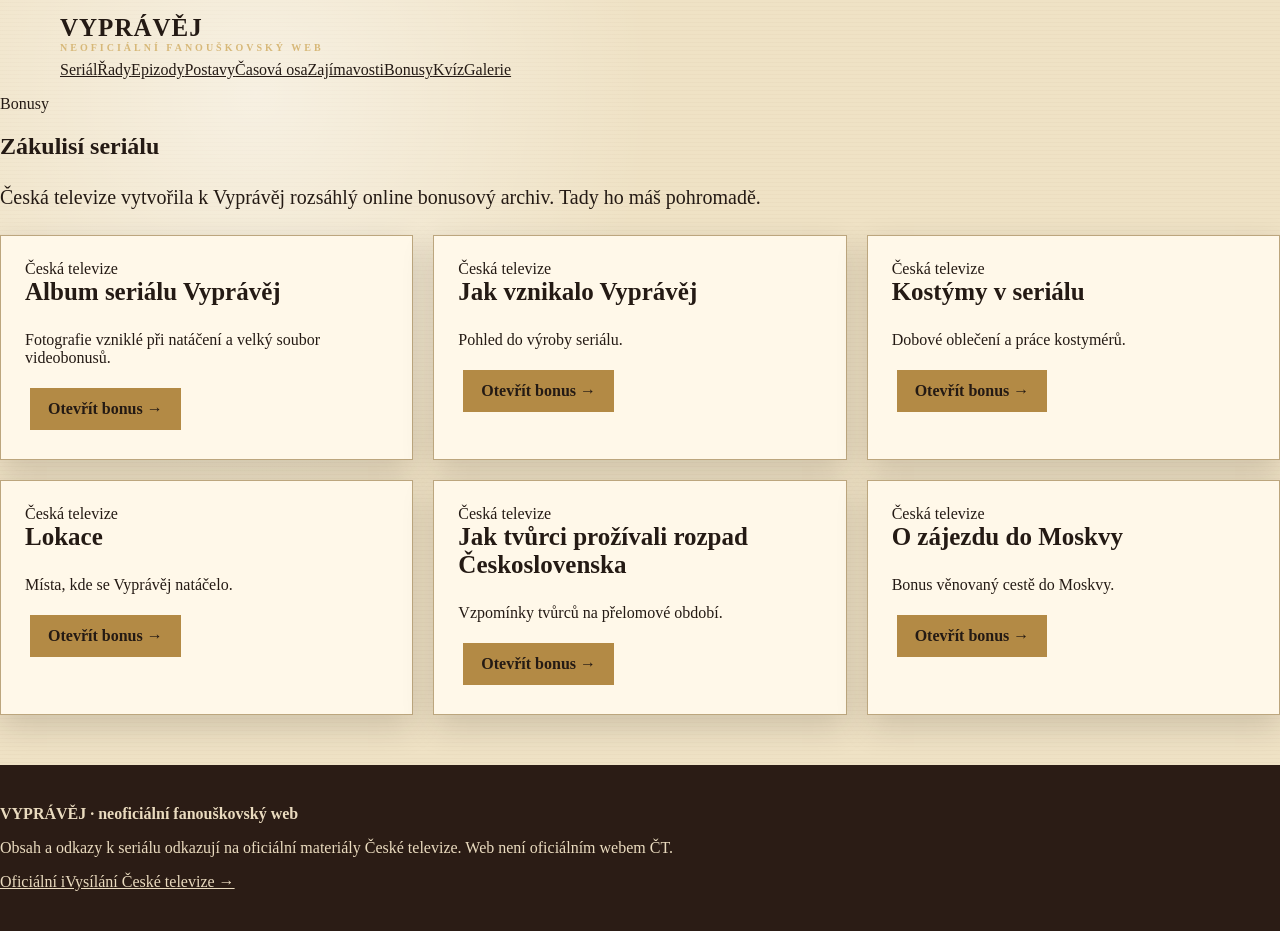
<file: bonusy.html>
<!doctype html><html lang="cs"><head><meta charset="utf-8"><meta name="viewport" content="width=device-width,initial-scale=1"><title>Bonusy · Vyprávěj</title><link rel="stylesheet" href="css/style.css"></head><body><nav class="nav"><div class="navin"><a class="brand" href="index.html">VYPRÁVĚJ<small>NEOFICIÁLNÍ FANOUŠKOVSKÝ WEB</small></a><a href="serial.html">Seriál</a><a href="rady.html">Řady</a><a href="epizody.html">Epizody</a><a href="postavy.html">Postavy</a><a href="timeline.html">Časová osa</a><a href="zajimavosti.html">Zajímavosti</a><a href="bonusy.html">Bonusy</a><a href="kviz.html">Kvíz</a><a href="galerie.html">Galerie</a></div></nav><main><section class="wrap"><span class="sectiontag">Bonusy</span><h1 class="title">Zákulisí seriálu</h1><p class="lead">Česká televize vytvořila k Vyprávěj rozsáhlý online bonusový archiv. Tady ho máš pohromadě.</p><div class="grid"><article class="card"><div class="body"><span class="pill">Česká televize</span><h3>Album seriálu Vyprávěj</h3><p>Fotografie vzniklé při natáčení a velký soubor videobonusů.</p><a class="btn" target="_blank" rel="noopener" href="https://www.ceskatelevize.cz/porady/10195164142-vypravej/bonus/12013/">Otevřít bonus →</a></div></article><article class="card"><div class="body"><span class="pill">Česká televize</span><h3>Jak vznikalo Vyprávěj</h3><p>Pohled do výroby seriálu.</p><a class="btn" target="_blank" rel="noopener" href="https://www.ceskatelevize.cz/porady/10195164142-vypravej/bonus/11564/">Otevřít bonus →</a></div></article><article class="card"><div class="body"><span class="pill">Česká televize</span><h3>Kostýmy v seriálu</h3><p>Dobové oblečení a práce kostymérů.</p><a class="btn" target="_blank" rel="noopener" href="https://www.ceskatelevize.cz/porady/10195164142-vypravej/bonus/12013/">Otevřít bonus →</a></div></article><article class="card"><div class="body"><span class="pill">Česká televize</span><h3>Lokace</h3><p>Místa, kde se Vyprávěj natáčelo.</p><a class="btn" target="_blank" rel="noopener" href="https://www.ceskatelevize.cz/porady/10195164142-vypravej/bonus/5629/">Otevřít bonus →</a></div></article><article class="card"><div class="body"><span class="pill">Česká televize</span><h3>Jak tvůrci prožívali rozpad Československa</h3><p>Vzpomínky tvůrců na přelomové období.</p><a class="btn" target="_blank" rel="noopener" href="https://www.ceskatelevize.cz/porady/10195164142-vypravej/bonus/8596/">Otevřít bonus →</a></div></article><article class="card"><div class="body"><span class="pill">Česká televize</span><h3>O zájezdu do Moskvy</h3><p>Bonus věnovaný cestě do Moskvy.</p><a class="btn" target="_blank" rel="noopener" href="https://www.ceskatelevize.cz/porady/10195164142-vypravej/bonus/4714/">Otevřít bonus →</a></div></article></div></section></main><footer><b>VYPRÁVĚJ · neoficiální fanouškovský web</b><p>Obsah a odkazy k seriálu odkazují na oficiální materiály České televize. Web není oficiálním webem ČT.</p><a href="https://www.ceskatelevize.cz/porady/10195164142-vypravej/">Oficiální iVysílání České televize →</a></footer><script src="js/main.js"></script></body></html>
</file>
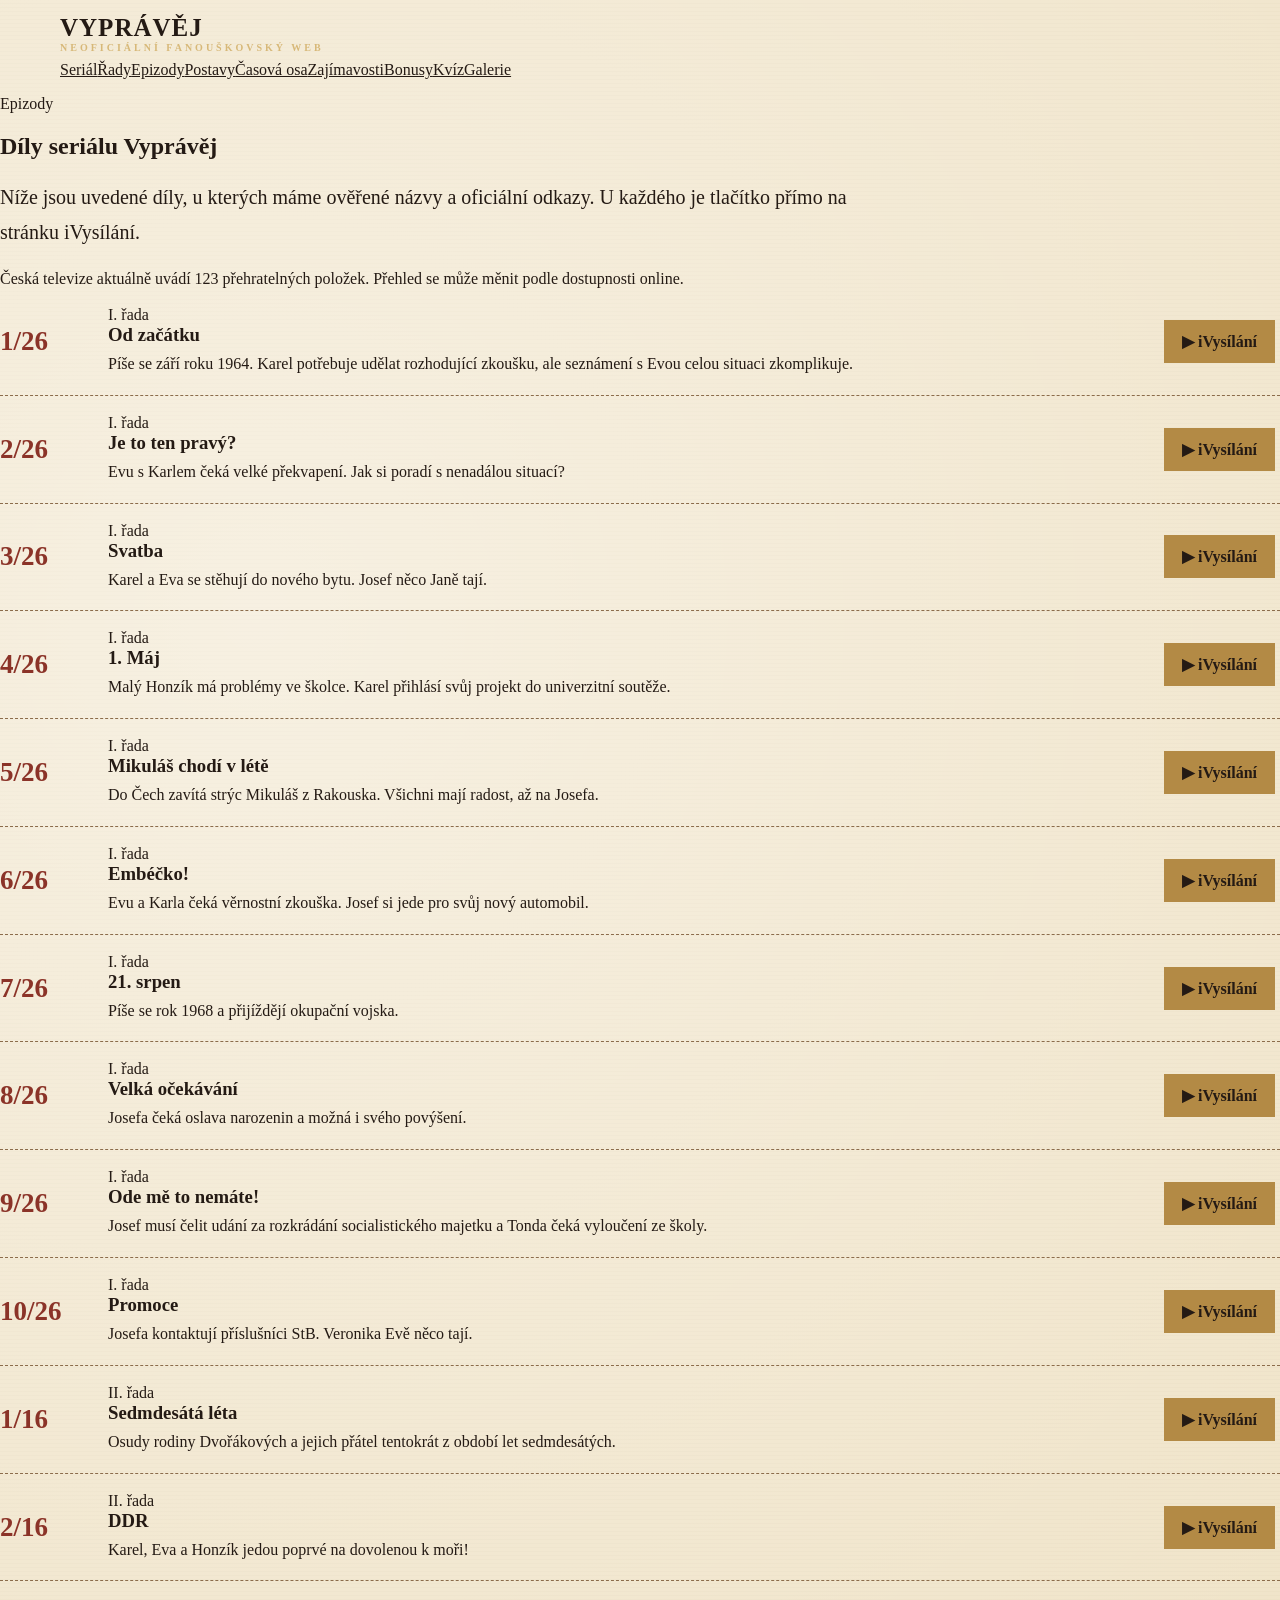
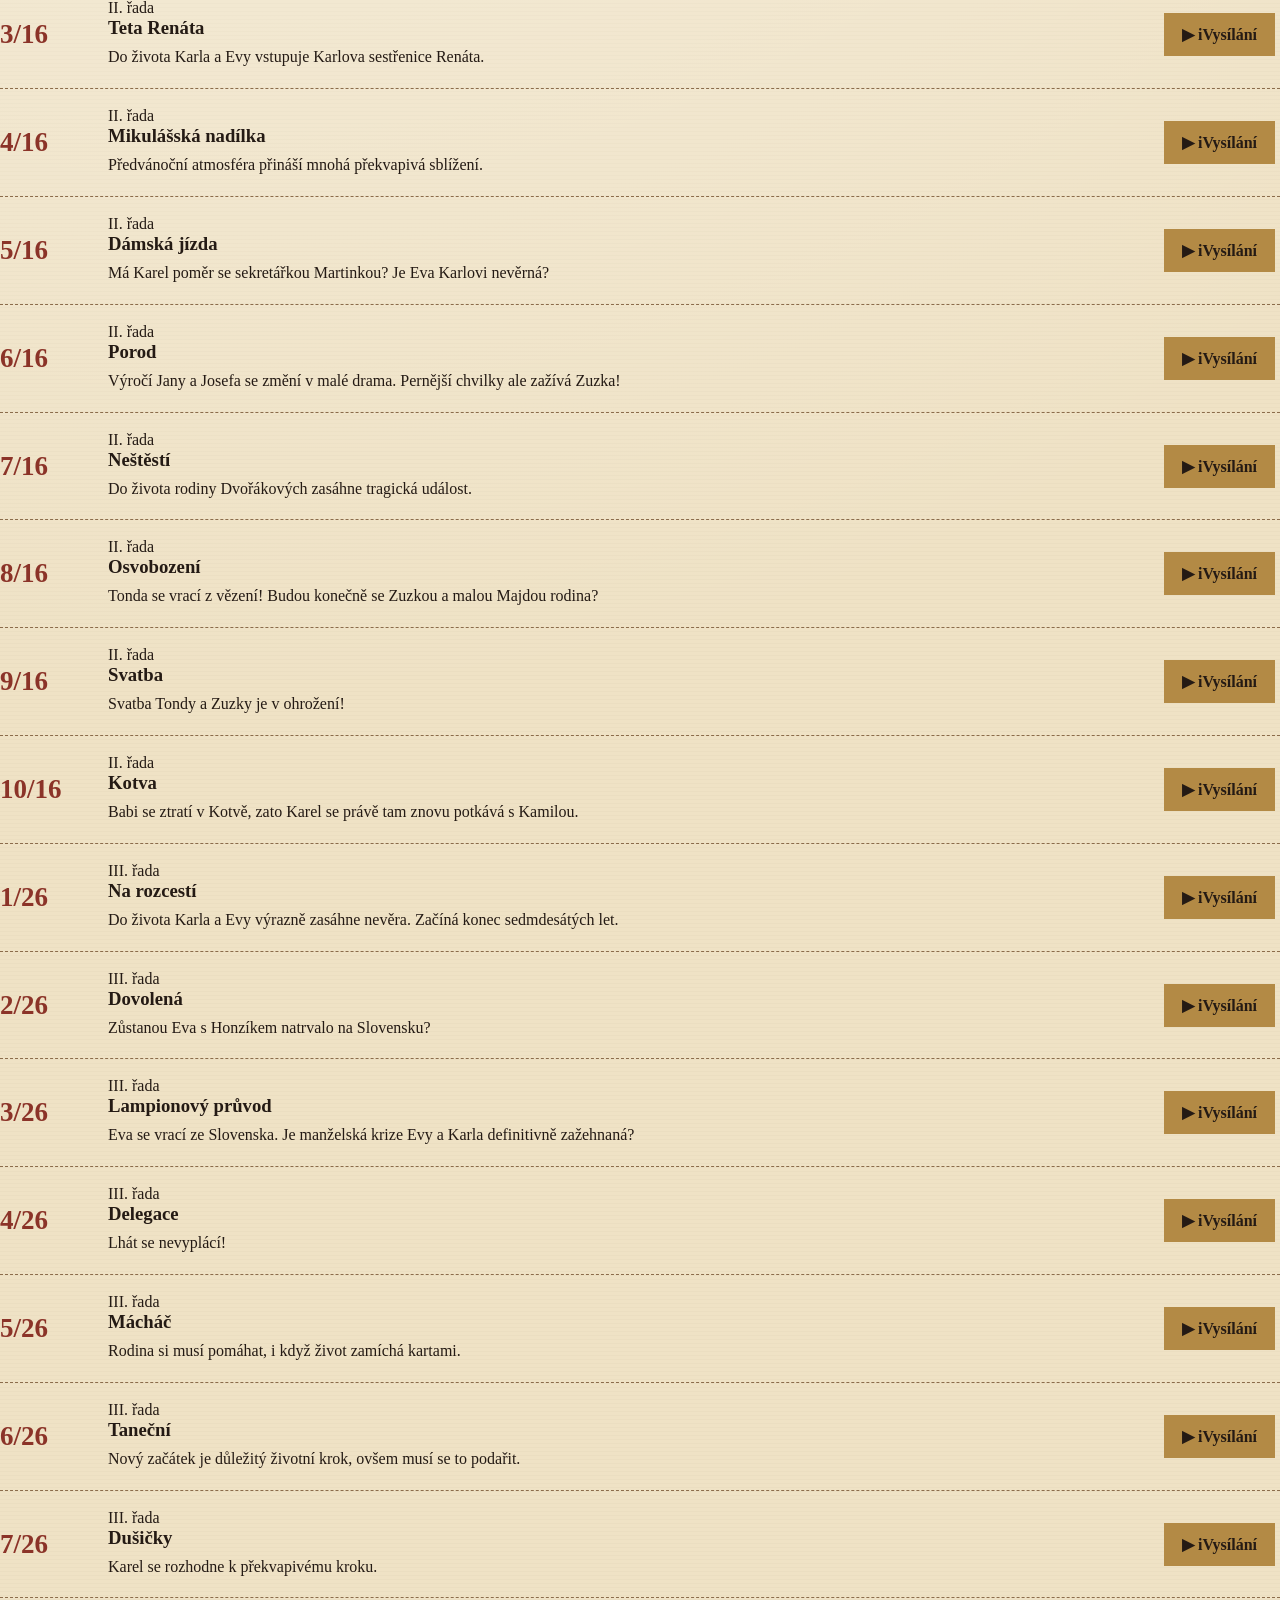
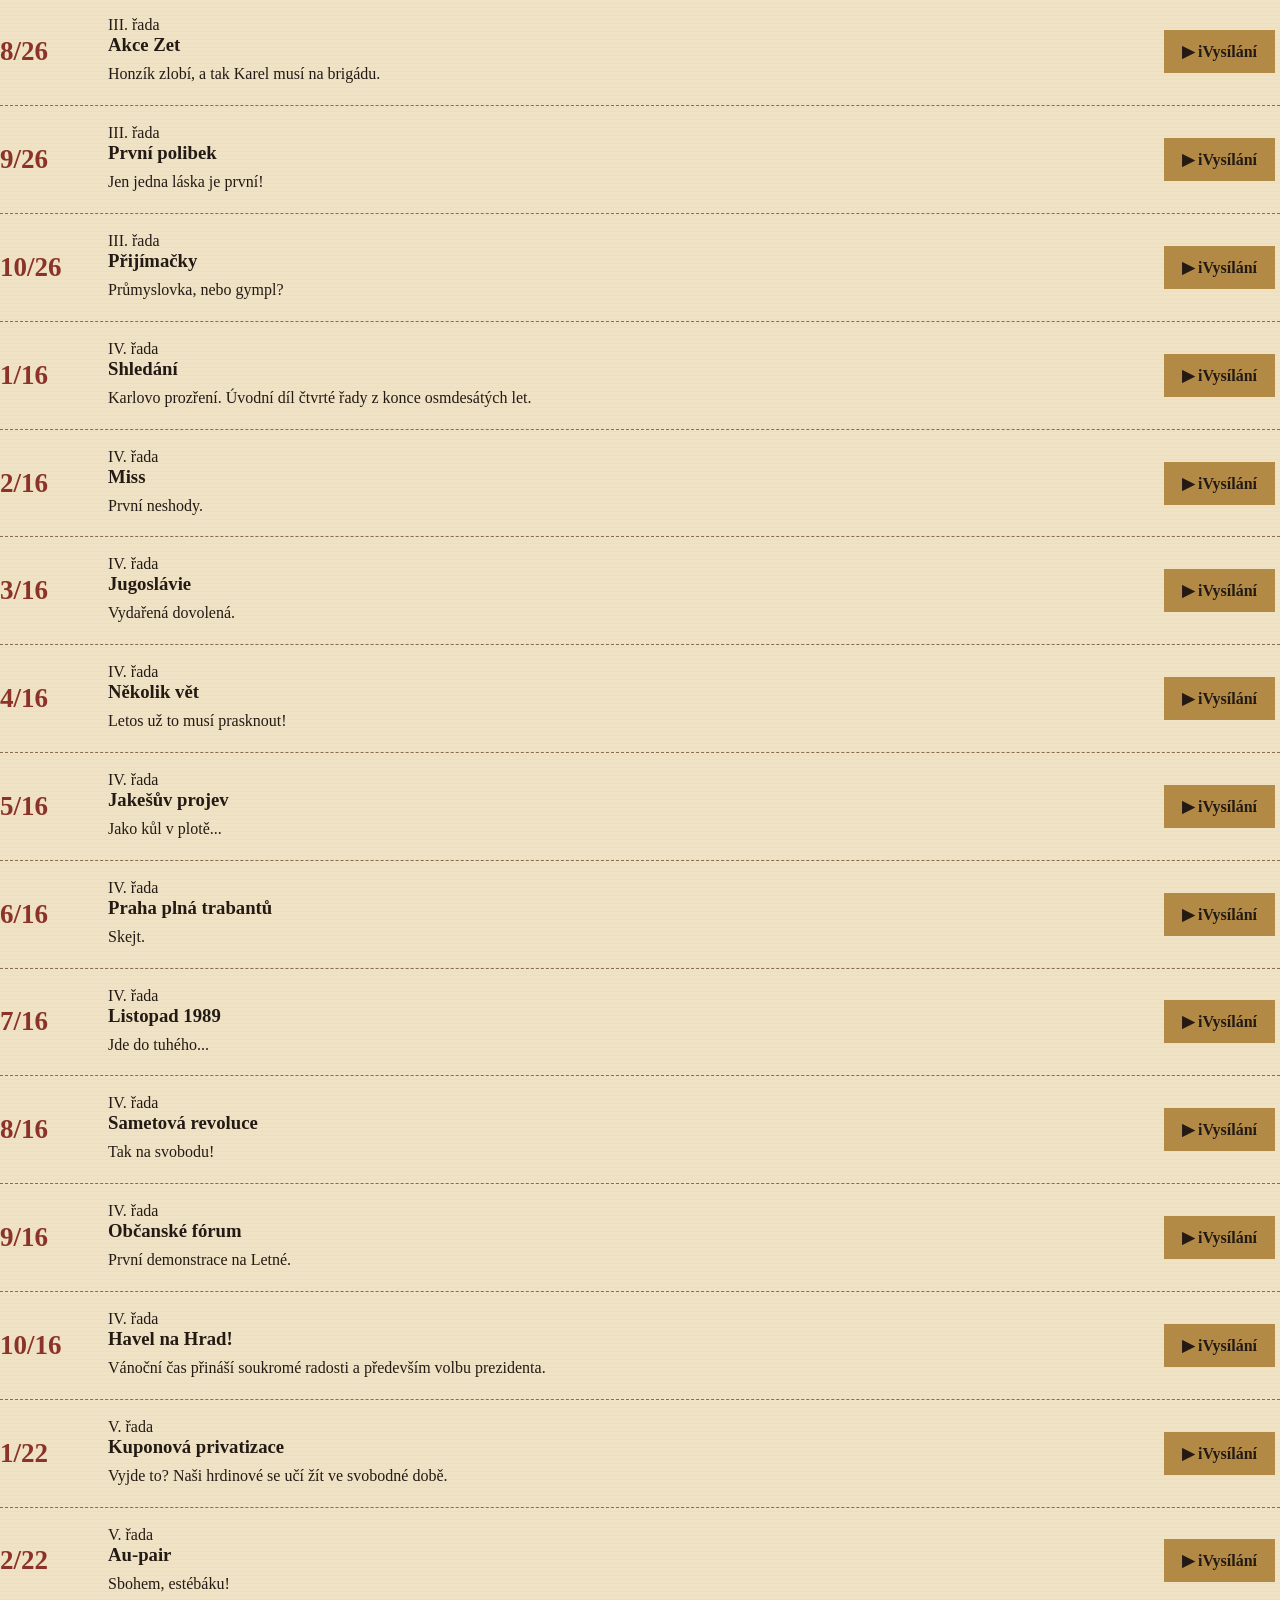
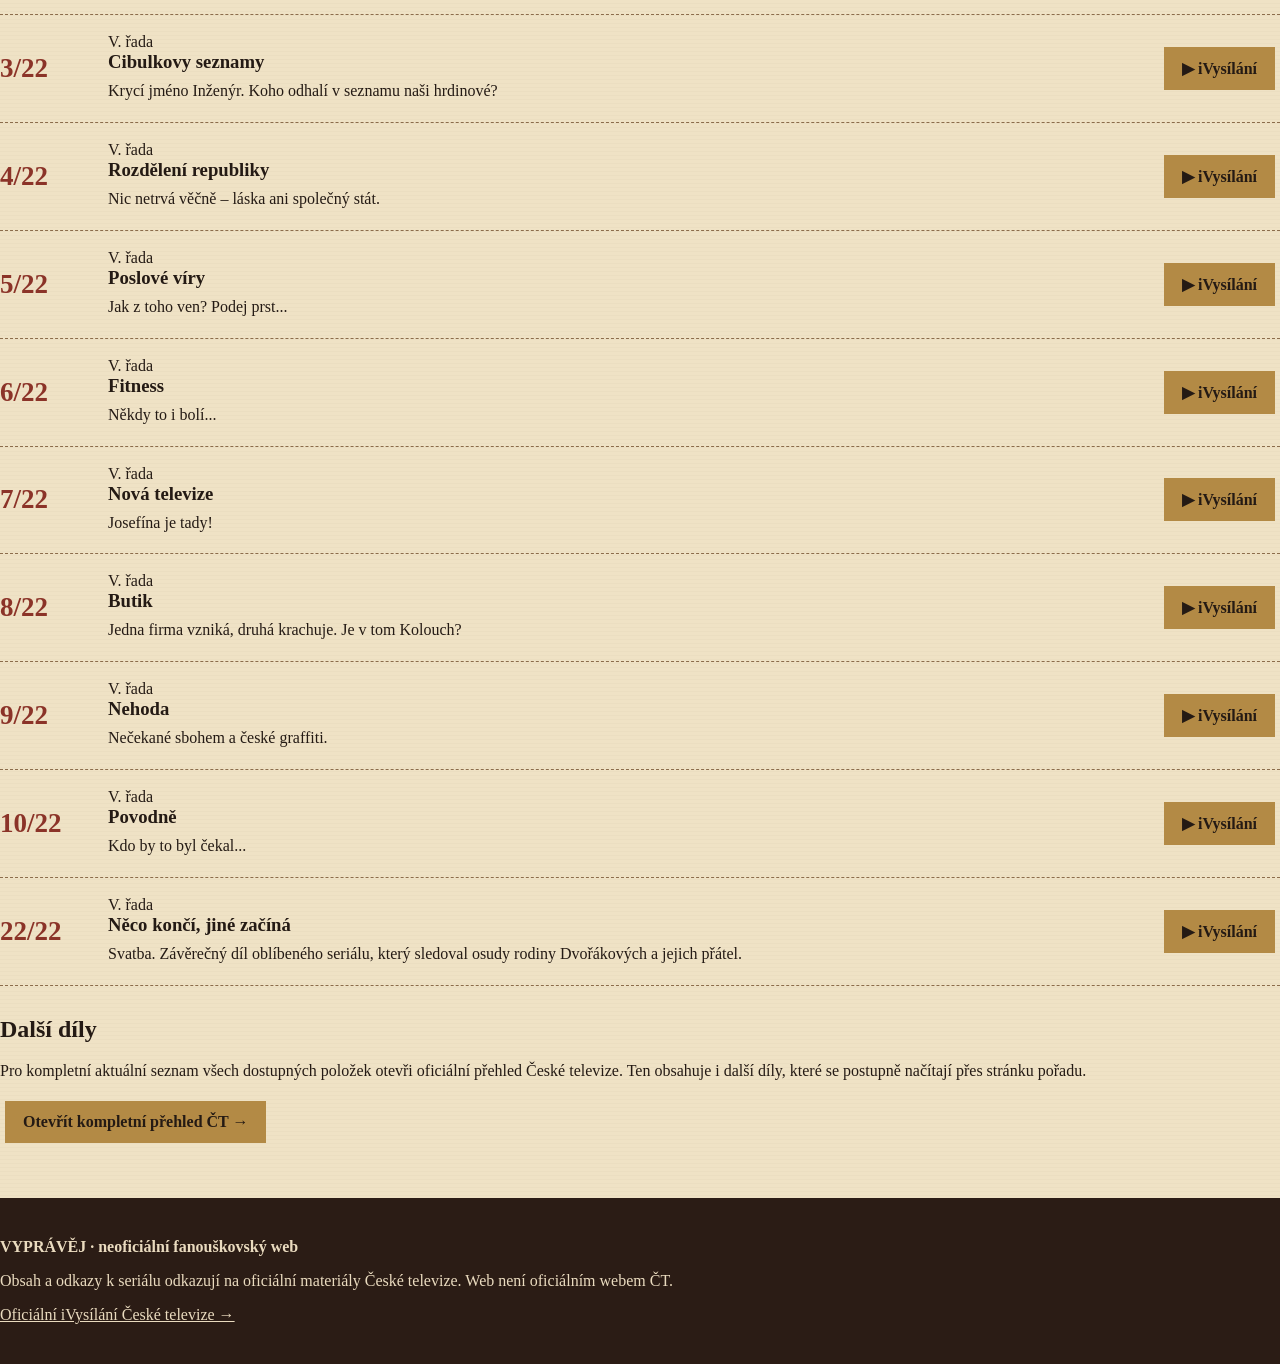
<file: epizody.html>
<!doctype html><html lang="cs"><head><meta charset="utf-8"><meta name="viewport" content="width=device-width,initial-scale=1"><title>Epizody · Vyprávěj</title><link rel="stylesheet" href="css/style.css"></head><body><nav class="nav"><div class="navin"><a class="brand" href="index.html">VYPRÁVĚJ<small>NEOFICIÁLNÍ FANOUŠKOVSKÝ WEB</small></a><a href="serial.html">Seriál</a><a href="rady.html">Řady</a><a href="epizody.html">Epizody</a><a href="postavy.html">Postavy</a><a href="timeline.html">Časová osa</a><a href="zajimavosti.html">Zajímavosti</a><a href="bonusy.html">Bonusy</a><a href="kviz.html">Kvíz</a><a href="galerie.html">Galerie</a></div></nav><main><section class="wrap"><span class="sectiontag">Epizody</span><h1 class="title">Díly seriálu Vyprávěj</h1><p class="lead">Níže jsou uvedené díly, u kterých máme ověřené názvy a oficiální odkazy. U každého je tlačítko přímo na stránku iVysílání.</p><div class="notice">Česká televize aktuálně uvádí 123 přehratelných položek. Přehled se může měnit podle dostupnosti online.</div><article id="s1e1" class="episode"><div class="epno">1/26</div><div><span class="pill">I. řada</span><h3>Od začátku</h3><p>Píše se září roku 1964. Karel potřebuje udělat rozhodující zkoušku, ale seznámení s Evou celou situaci zkomplikuje.</p></div><a class="btn" href="https://www.ceskatelevize.cz/porady/10195164142-vypravej/208522161400001/" target="_blank" rel="noopener">▶ iVysílání</a></article><article id="s1e2" class="episode"><div class="epno">2/26</div><div><span class="pill">I. řada</span><h3>Je to ten pravý?</h3><p>Evu s Karlem čeká velké překvapení. Jak si poradí s nenadálou situací?</p></div><a class="btn" href="https://www.ceskatelevize.cz/porady/10195164142-vypravej/208522161400002/" target="_blank" rel="noopener">▶ iVysílání</a></article><article id="s1e3" class="episode"><div class="epno">3/26</div><div><span class="pill">I. řada</span><h3>Svatba</h3><p>Karel a Eva se stěhují do nového bytu. Josef něco Janě tají.</p></div><a class="btn" href="https://www.ceskatelevize.cz/porady/10195164142-vypravej/208522161400003/" target="_blank" rel="noopener">▶ iVysílání</a></article><article id="s1e4" class="episode"><div class="epno">4/26</div><div><span class="pill">I. řada</span><h3>1. Máj</h3><p>Malý Honzík má problémy ve školce. Karel přihlásí svůj projekt do univerzitní soutěže.</p></div><a class="btn" href="https://www.ceskatelevize.cz/porady/10195164142-vypravej/208522161400004/" target="_blank" rel="noopener">▶ iVysílání</a></article><article id="s1e5" class="episode"><div class="epno">5/26</div><div><span class="pill">I. řada</span><h3>Mikuláš chodí v létě</h3><p>Do Čech zavítá strýc Mikuláš z Rakouska. Všichni mají radost, až na Josefa.</p></div><a class="btn" href="https://www.ceskatelevize.cz/porady/10195164142-vypravej/208522161400005/" target="_blank" rel="noopener">▶ iVysílání</a></article><article id="s1e6" class="episode"><div class="epno">6/26</div><div><span class="pill">I. řada</span><h3>Embéčko!</h3><p>Evu a Karla čeká věrnostní zkouška. Josef si jede pro svůj nový automobil.</p></div><a class="btn" href="https://www.ceskatelevize.cz/porady/10195164142-vypravej/208522161400006/" target="_blank" rel="noopener">▶ iVysílání</a></article><article id="s1e7" class="episode"><div class="epno">7/26</div><div><span class="pill">I. řada</span><h3>21. srpen</h3><p>Píše se rok 1968 a přijíždějí okupační vojska.</p></div><a class="btn" href="https://www.ceskatelevize.cz/porady/10195164142-vypravej/208522161400007/" target="_blank" rel="noopener">▶ iVysílání</a></article><article id="s1e8" class="episode"><div class="epno">8/26</div><div><span class="pill">I. řada</span><h3>Velká očekávání</h3><p>Josefa čeká oslava narozenin a možná i svého povýšení.</p></div><a class="btn" href="https://www.ceskatelevize.cz/porady/10195164142-vypravej/208522161400008/" target="_blank" rel="noopener">▶ iVysílání</a></article><article id="s1e9" class="episode"><div class="epno">9/26</div><div><span class="pill">I. řada</span><h3>Ode mě to nemáte!</h3><p>Josef musí čelit udání za rozkrádání socialistického majetku a Tonda čeká vyloučení ze školy.</p></div><a class="btn" href="https://www.ceskatelevize.cz/porady/10195164142-vypravej/208522161400009/" target="_blank" rel="noopener">▶ iVysílání</a></article><article id="s1e10" class="episode"><div class="epno">10/26</div><div><span class="pill">I. řada</span><h3>Promoce</h3><p>Josefa kontaktují příslušníci StB. Veronika Evě něco tají.</p></div><a class="btn" href="https://www.ceskatelevize.cz/porady/10195164142-vypravej/208522161400010/" target="_blank" rel="noopener">▶ iVysílání</a></article><article id="s2e1" class="episode"><div class="epno">1/16</div><div><span class="pill">II. řada</span><h3>Sedmdesátá léta</h3><p>Osudy rodiny Dvořákových a jejich přátel tentokrát z období let sedmdesátých.</p></div><a class="btn" href="https://www.ceskatelevize.cz/porady/10195164142-vypravej/210522161400001/" target="_blank" rel="noopener">▶ iVysílání</a></article><article id="s2e2" class="episode"><div class="epno">2/16</div><div><span class="pill">II. řada</span><h3>DDR</h3><p>Karel, Eva a Honzík jedou poprvé na dovolenou k moři!</p></div><a class="btn" href="https://www.ceskatelevize.cz/porady/10195164142-vypravej/210522161400002/" target="_blank" rel="noopener">▶ iVysílání</a></article><article id="s2e3" class="episode"><div class="epno">3/16</div><div><span class="pill">II. řada</span><h3>Teta Renáta</h3><p>Do života Karla a Evy vstupuje Karlova sestřenice Renáta.</p></div><a class="btn" href="https://www.ceskatelevize.cz/porady/10195164142-vypravej/210522161400003/" target="_blank" rel="noopener">▶ iVysílání</a></article><article id="s2e4" class="episode"><div class="epno">4/16</div><div><span class="pill">II. řada</span><h3>Mikulášská nadílka</h3><p>Předvánoční atmosféra přináší mnohá překvapivá sblížení.</p></div><a class="btn" href="https://www.ceskatelevize.cz/porady/10195164142-vypravej/210522161400004/" target="_blank" rel="noopener">▶ iVysílání</a></article><article id="s2e5" class="episode"><div class="epno">5/16</div><div><span class="pill">II. řada</span><h3>Dámská jízda</h3><p>Má Karel poměr se sekretářkou Martinkou? Je Eva Karlovi nevěrná?</p></div><a class="btn" href="https://www.ceskatelevize.cz/porady/10195164142-vypravej/210522161400005/" target="_blank" rel="noopener">▶ iVysílání</a></article><article id="s2e6" class="episode"><div class="epno">6/16</div><div><span class="pill">II. řada</span><h3>Porod</h3><p>Výročí Jany a Josefa se změní v malé drama. Pernější chvilky ale zažívá Zuzka!</p></div><a class="btn" href="https://www.ceskatelevize.cz/porady/10195164142-vypravej/210522161400006/" target="_blank" rel="noopener">▶ iVysílání</a></article><article id="s2e7" class="episode"><div class="epno">7/16</div><div><span class="pill">II. řada</span><h3>Neštěstí</h3><p>Do života rodiny Dvořákových zasáhne tragická událost.</p></div><a class="btn" href="https://www.ceskatelevize.cz/porady/10195164142-vypravej/210522161400007/" target="_blank" rel="noopener">▶ iVysílání</a></article><article id="s2e8" class="episode"><div class="epno">8/16</div><div><span class="pill">II. řada</span><h3>Osvobození</h3><p>Tonda se vrací z vězení! Budou konečně se Zuzkou a malou Majdou rodina?</p></div><a class="btn" href="https://www.ceskatelevize.cz/porady/10195164142-vypravej/210522161400008/" target="_blank" rel="noopener">▶ iVysílání</a></article><article id="s2e9" class="episode"><div class="epno">9/16</div><div><span class="pill">II. řada</span><h3>Svatba</h3><p>Svatba Tondy a Zuzky je v ohrožení!</p></div><a class="btn" href="https://www.ceskatelevize.cz/porady/10195164142-vypravej/210522161400009/" target="_blank" rel="noopener">▶ iVysílání</a></article><article id="s2e10" class="episode"><div class="epno">10/16</div><div><span class="pill">II. řada</span><h3>Kotva</h3><p>Babi se ztratí v Kotvě, zato Karel se právě tam znovu potkává s Kamilou.</p></div><a class="btn" href="https://www.ceskatelevize.cz/porady/10195164142-vypravej/210522161400010/" target="_blank" rel="noopener">▶ iVysílání</a></article><article id="s3e1" class="episode"><div class="epno">1/26</div><div><span class="pill">III. řada</span><h3>Na rozcestí</h3><p>Do života Karla a Evy výrazně zasáhne nevěra. Začíná konec sedmdesátých let.</p></div><a class="btn" href="https://www.ceskatelevize.cz/porady/10195164142-vypravej/211522161400001/" target="_blank" rel="noopener">▶ iVysílání</a></article><article id="s3e2" class="episode"><div class="epno">2/26</div><div><span class="pill">III. řada</span><h3>Dovolená</h3><p>Zůstanou Eva s Honzíkem natrvalo na Slovensku?</p></div><a class="btn" href="https://www.ceskatelevize.cz/porady/10195164142-vypravej/211522161400002/" target="_blank" rel="noopener">▶ iVysílání</a></article><article id="s3e3" class="episode"><div class="epno">3/26</div><div><span class="pill">III. řada</span><h3>Lampionový průvod</h3><p>Eva se vrací ze Slovenska. Je manželská krize Evy a Karla definitivně zažehnaná?</p></div><a class="btn" href="https://www.ceskatelevize.cz/porady/10195164142-vypravej/211522161400003/" target="_blank" rel="noopener">▶ iVysílání</a></article><article id="s3e4" class="episode"><div class="epno">4/26</div><div><span class="pill">III. řada</span><h3>Delegace</h3><p>Lhát se nevyplácí!</p></div><a class="btn" href="https://www.ceskatelevize.cz/porady/10195164142-vypravej/211522161400004/" target="_blank" rel="noopener">▶ iVysílání</a></article><article id="s3e5" class="episode"><div class="epno">5/26</div><div><span class="pill">III. řada</span><h3>Mácháč</h3><p>Rodina si musí pomáhat, i když život zamíchá kartami.</p></div><a class="btn" href="https://www.ceskatelevize.cz/porady/10195164142-vypravej/211522161400005/" target="_blank" rel="noopener">▶ iVysílání</a></article><article id="s3e6" class="episode"><div class="epno">6/26</div><div><span class="pill">III. řada</span><h3>Taneční</h3><p>Nový začátek je důležitý životní krok, ovšem musí se to podařit.</p></div><a class="btn" href="https://www.ceskatelevize.cz/porady/10195164142-vypravej/211522161400006/" target="_blank" rel="noopener">▶ iVysílání</a></article><article id="s3e7" class="episode"><div class="epno">7/26</div><div><span class="pill">III. řada</span><h3>Dušičky</h3><p>Karel se rozhodne k překvapivému kroku.</p></div><a class="btn" href="https://www.ceskatelevize.cz/porady/10195164142-vypravej/211522161400007/" target="_blank" rel="noopener">▶ iVysílání</a></article><article id="s3e8" class="episode"><div class="epno">8/26</div><div><span class="pill">III. řada</span><h3>Akce Zet</h3><p>Honzík zlobí, a tak Karel musí na brigádu.</p></div><a class="btn" href="https://www.ceskatelevize.cz/porady/10195164142-vypravej/211522161400008/" target="_blank" rel="noopener">▶ iVysílání</a></article><article id="s3e9" class="episode"><div class="epno">9/26</div><div><span class="pill">III. řada</span><h3>První polibek</h3><p>Jen jedna láska je první!</p></div><a class="btn" href="https://www.ceskatelevize.cz/porady/10195164142-vypravej/211522161400009/" target="_blank" rel="noopener">▶ iVysílání</a></article><article id="s3e10" class="episode"><div class="epno">10/26</div><div><span class="pill">III. řada</span><h3>Přijímačky</h3><p>Průmyslovka, nebo gympl?</p></div><a class="btn" href="https://www.ceskatelevize.cz/porady/10195164142-vypravej/211522161400010/" target="_blank" rel="noopener">▶ iVysílání</a></article><article id="s4e1" class="episode"><div class="epno">1/16</div><div><span class="pill">IV. řada</span><h3>Shledání</h3><p>Karlovo prozření. Úvodní díl čtvrté řady z konce osmdesátých let.</p></div><a class="btn" href="https://www.ceskatelevize.cz/porady/10195164142-vypravej/212522161400001/" target="_blank" rel="noopener">▶ iVysílání</a></article><article id="s4e2" class="episode"><div class="epno">2/16</div><div><span class="pill">IV. řada</span><h3>Miss</h3><p>První neshody.</p></div><a class="btn" href="https://www.ceskatelevize.cz/porady/10195164142-vypravej/212522161400002/" target="_blank" rel="noopener">▶ iVysílání</a></article><article id="s4e3" class="episode"><div class="epno">3/16</div><div><span class="pill">IV. řada</span><h3>Jugoslávie</h3><p>Vydařená dovolená.</p></div><a class="btn" href="https://www.ceskatelevize.cz/porady/10195164142-vypravej/212522161400003/" target="_blank" rel="noopener">▶ iVysílání</a></article><article id="s4e4" class="episode"><div class="epno">4/16</div><div><span class="pill">IV. řada</span><h3>Několik vět</h3><p>Letos už to musí prasknout!</p></div><a class="btn" href="https://www.ceskatelevize.cz/porady/10195164142-vypravej/212522161400004/" target="_blank" rel="noopener">▶ iVysílání</a></article><article id="s4e5" class="episode"><div class="epno">5/16</div><div><span class="pill">IV. řada</span><h3>Jakešův projev</h3><p>Jako kůl v plotě...</p></div><a class="btn" href="https://www.ceskatelevize.cz/porady/10195164142-vypravej/212522161400005/" target="_blank" rel="noopener">▶ iVysílání</a></article><article id="s4e6" class="episode"><div class="epno">6/16</div><div><span class="pill">IV. řada</span><h3>Praha plná trabantů</h3><p>Skejt.</p></div><a class="btn" href="https://www.ceskatelevize.cz/porady/10195164142-vypravej/212522161400006/" target="_blank" rel="noopener">▶ iVysílání</a></article><article id="s4e7" class="episode"><div class="epno">7/16</div><div><span class="pill">IV. řada</span><h3>Listopad 1989</h3><p>Jde do tuhého...</p></div><a class="btn" href="https://www.ceskatelevize.cz/porady/10195164142-vypravej/212522161400007/" target="_blank" rel="noopener">▶ iVysílání</a></article><article id="s4e8" class="episode"><div class="epno">8/16</div><div><span class="pill">IV. řada</span><h3>Sametová revoluce</h3><p>Tak na svobodu!</p></div><a class="btn" href="https://www.ceskatelevize.cz/porady/10195164142-vypravej/212522161400008/" target="_blank" rel="noopener">▶ iVysílání</a></article><article id="s4e9" class="episode"><div class="epno">9/16</div><div><span class="pill">IV. řada</span><h3>Občanské fórum</h3><p>První demonstrace na Letné.</p></div><a class="btn" href="https://www.ceskatelevize.cz/porady/10195164142-vypravej/212522161400009/" target="_blank" rel="noopener">▶ iVysílání</a></article><article id="s4e10" class="episode"><div class="epno">10/16</div><div><span class="pill">IV. řada</span><h3>Havel na Hrad!</h3><p>Vánoční čas přináší soukromé radosti a především volbu prezidenta.</p></div><a class="btn" href="https://www.ceskatelevize.cz/porady/10195164142-vypravej/212522161400010/" target="_blank" rel="noopener">▶ iVysílání</a></article><article id="s5e1" class="episode"><div class="epno">1/22</div><div><span class="pill">V. řada</span><h3>Kuponová privatizace</h3><p>Vyjde to? Naši hrdinové se učí žít ve svobodné době.</p></div><a class="btn" href="https://www.ceskatelevize.cz/porady/10195164142-vypravej/213522161400001/" target="_blank" rel="noopener">▶ iVysílání</a></article><article id="s5e2" class="episode"><div class="epno">2/22</div><div><span class="pill">V. řada</span><h3>Au-pair</h3><p>Sbohem, estébáku!</p></div><a class="btn" href="https://www.ceskatelevize.cz/porady/10195164142-vypravej/213522161400002/" target="_blank" rel="noopener">▶ iVysílání</a></article><article id="s5e3" class="episode"><div class="epno">3/22</div><div><span class="pill">V. řada</span><h3>Cibulkovy seznamy</h3><p>Krycí jméno Inženýr. Koho odhalí v seznamu naši hrdinové?</p></div><a class="btn" href="https://www.ceskatelevize.cz/porady/10195164142-vypravej/213522161400003/" target="_blank" rel="noopener">▶ iVysílání</a></article><article id="s5e4" class="episode"><div class="epno">4/22</div><div><span class="pill">V. řada</span><h3>Rozdělení republiky</h3><p>Nic netrvá věčně – láska ani společný stát.</p></div><a class="btn" href="https://www.ceskatelevize.cz/porady/10195164142-vypravej/213522161400004/" target="_blank" rel="noopener">▶ iVysílání</a></article><article id="s5e5" class="episode"><div class="epno">5/22</div><div><span class="pill">V. řada</span><h3>Poslové víry</h3><p>Jak z toho ven? Podej prst...</p></div><a class="btn" href="https://www.ceskatelevize.cz/porady/10195164142-vypravej/213522161400005/" target="_blank" rel="noopener">▶ iVysílání</a></article><article id="s5e6" class="episode"><div class="epno">6/22</div><div><span class="pill">V. řada</span><h3>Fitness</h3><p>Někdy to i bolí...</p></div><a class="btn" href="https://www.ceskatelevize.cz/porady/10195164142-vypravej/213522161400006/" target="_blank" rel="noopener">▶ iVysílání</a></article><article id="s5e7" class="episode"><div class="epno">7/22</div><div><span class="pill">V. řada</span><h3>Nová televize</h3><p>Josefína je tady!</p></div><a class="btn" href="https://www.ceskatelevize.cz/porady/10195164142-vypravej/213522161400007/" target="_blank" rel="noopener">▶ iVysílání</a></article><article id="s5e8" class="episode"><div class="epno">8/22</div><div><span class="pill">V. řada</span><h3>Butik</h3><p>Jedna firma vzniká, druhá krachuje. Je v tom Kolouch?</p></div><a class="btn" href="https://www.ceskatelevize.cz/porady/10195164142-vypravej/213522161400008/" target="_blank" rel="noopener">▶ iVysílání</a></article><article id="s5e9" class="episode"><div class="epno">9/22</div><div><span class="pill">V. řada</span><h3>Nehoda</h3><p>Nečekané sbohem a české graffiti.</p></div><a class="btn" href="https://www.ceskatelevize.cz/porady/10195164142-vypravej/213522161400009/" target="_blank" rel="noopener">▶ iVysílání</a></article><article id="s5e10" class="episode"><div class="epno">10/22</div><div><span class="pill">V. řada</span><h3>Povodně</h3><p>Kdo by to byl čekal...</p></div><a class="btn" href="https://www.ceskatelevize.cz/porady/10195164142-vypravej/213522161400010/" target="_blank" rel="noopener">▶ iVysílání</a></article><article id="s5e22" class="episode"><div class="epno">22/22</div><div><span class="pill">V. řada</span><h3>Něco končí, jiné začíná</h3><p>Svatba. Závěrečný díl oblíbeného seriálu, který sledoval osudy rodiny Dvořákových a jejich přátel.</p></div><a class="btn" href="https://www.ceskatelevize.cz/porady/10195164142-vypravej/213522161400022/" target="_blank" rel="noopener">▶ iVysílání</a></article><div class="paper" style="margin-top:30px"><h2>Další díly</h2><p>Pro kompletní aktuální seznam všech dostupných položek otevři oficiální přehled České televize. Ten obsahuje i další díly, které se postupně načítají přes stránku pořadu.</p><a class="btn" href="https://www.ceskatelevize.cz/porady/10195164142-vypravej/" target="_blank" rel="noopener">Otevřít kompletní přehled ČT →</a></div></section></main><footer><b>VYPRÁVĚJ · neoficiální fanouškovský web</b><p>Obsah a odkazy k seriálu odkazují na oficiální materiály České televize. Web není oficiálním webem ČT.</p><a href="https://www.ceskatelevize.cz/porady/10195164142-vypravej/">Oficiální iVysílání České televize →</a></footer><script src="js/main.js"></script></body></html>
</file>
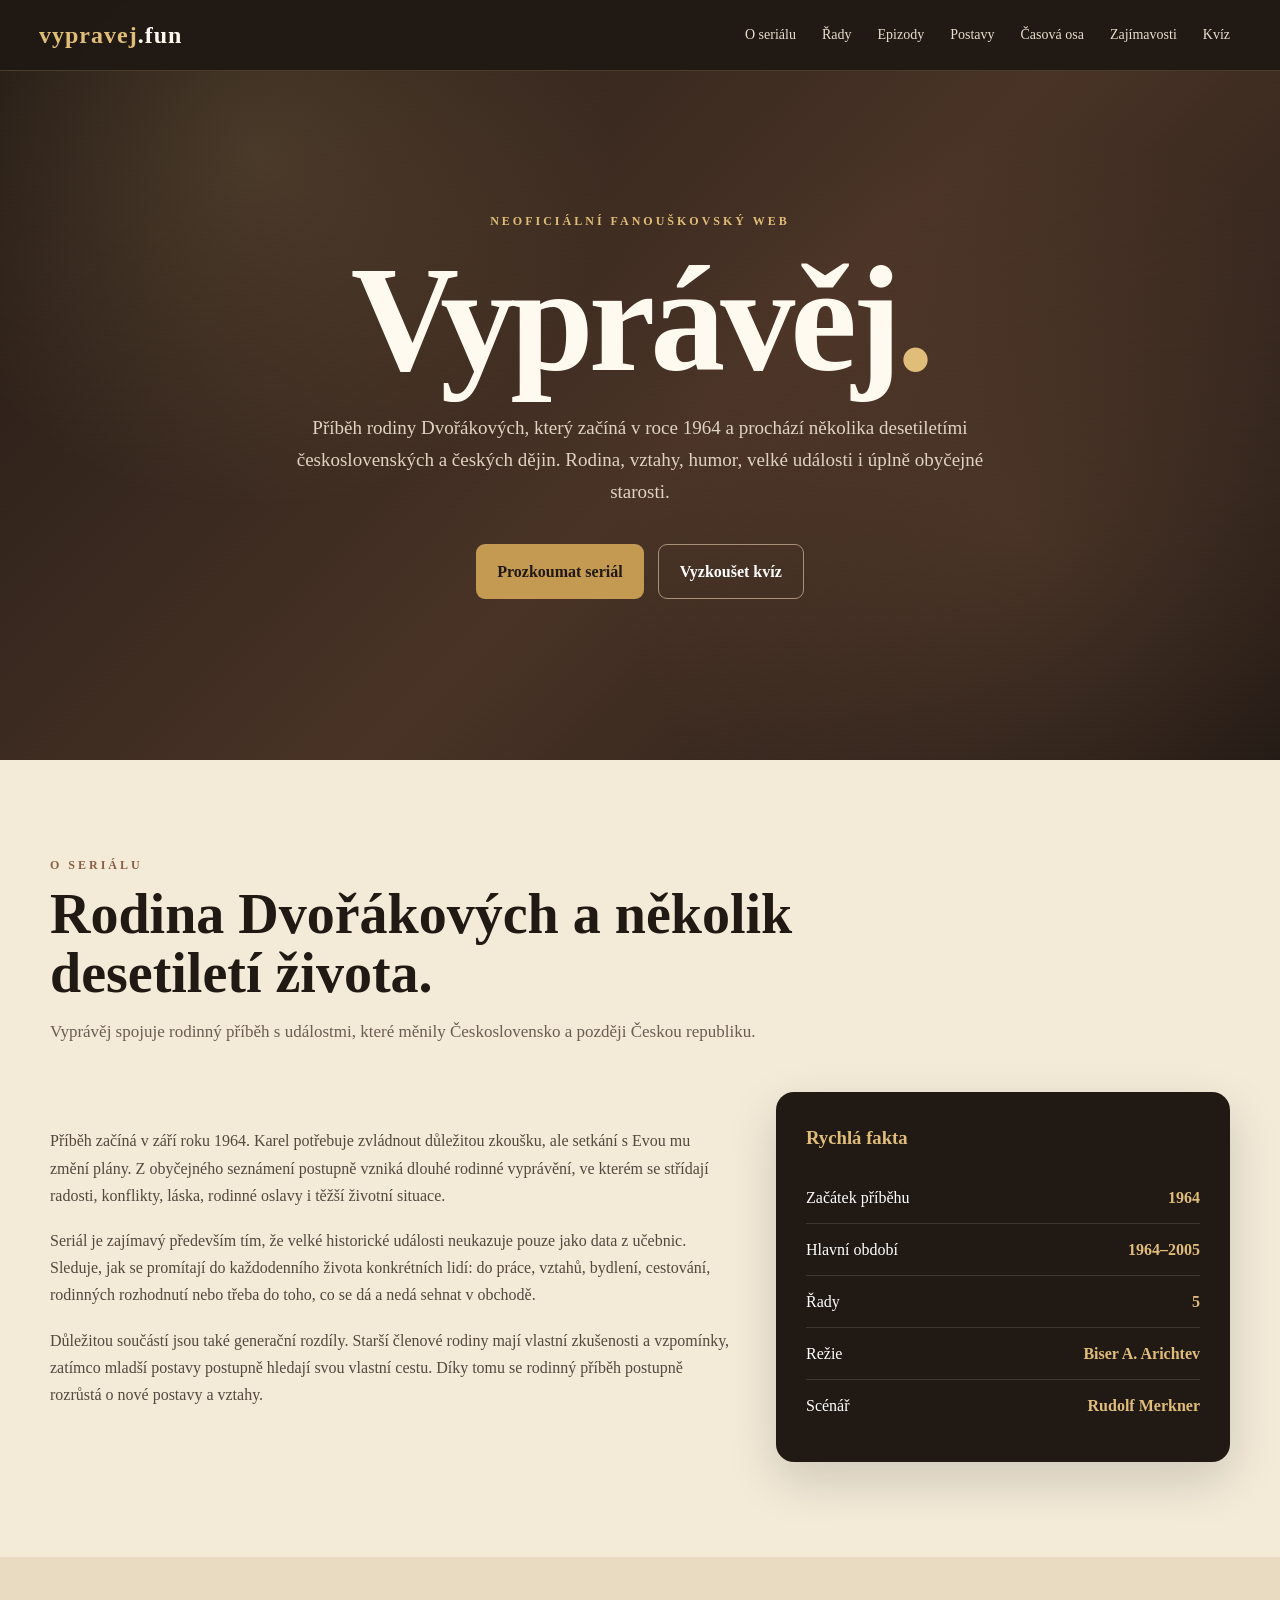
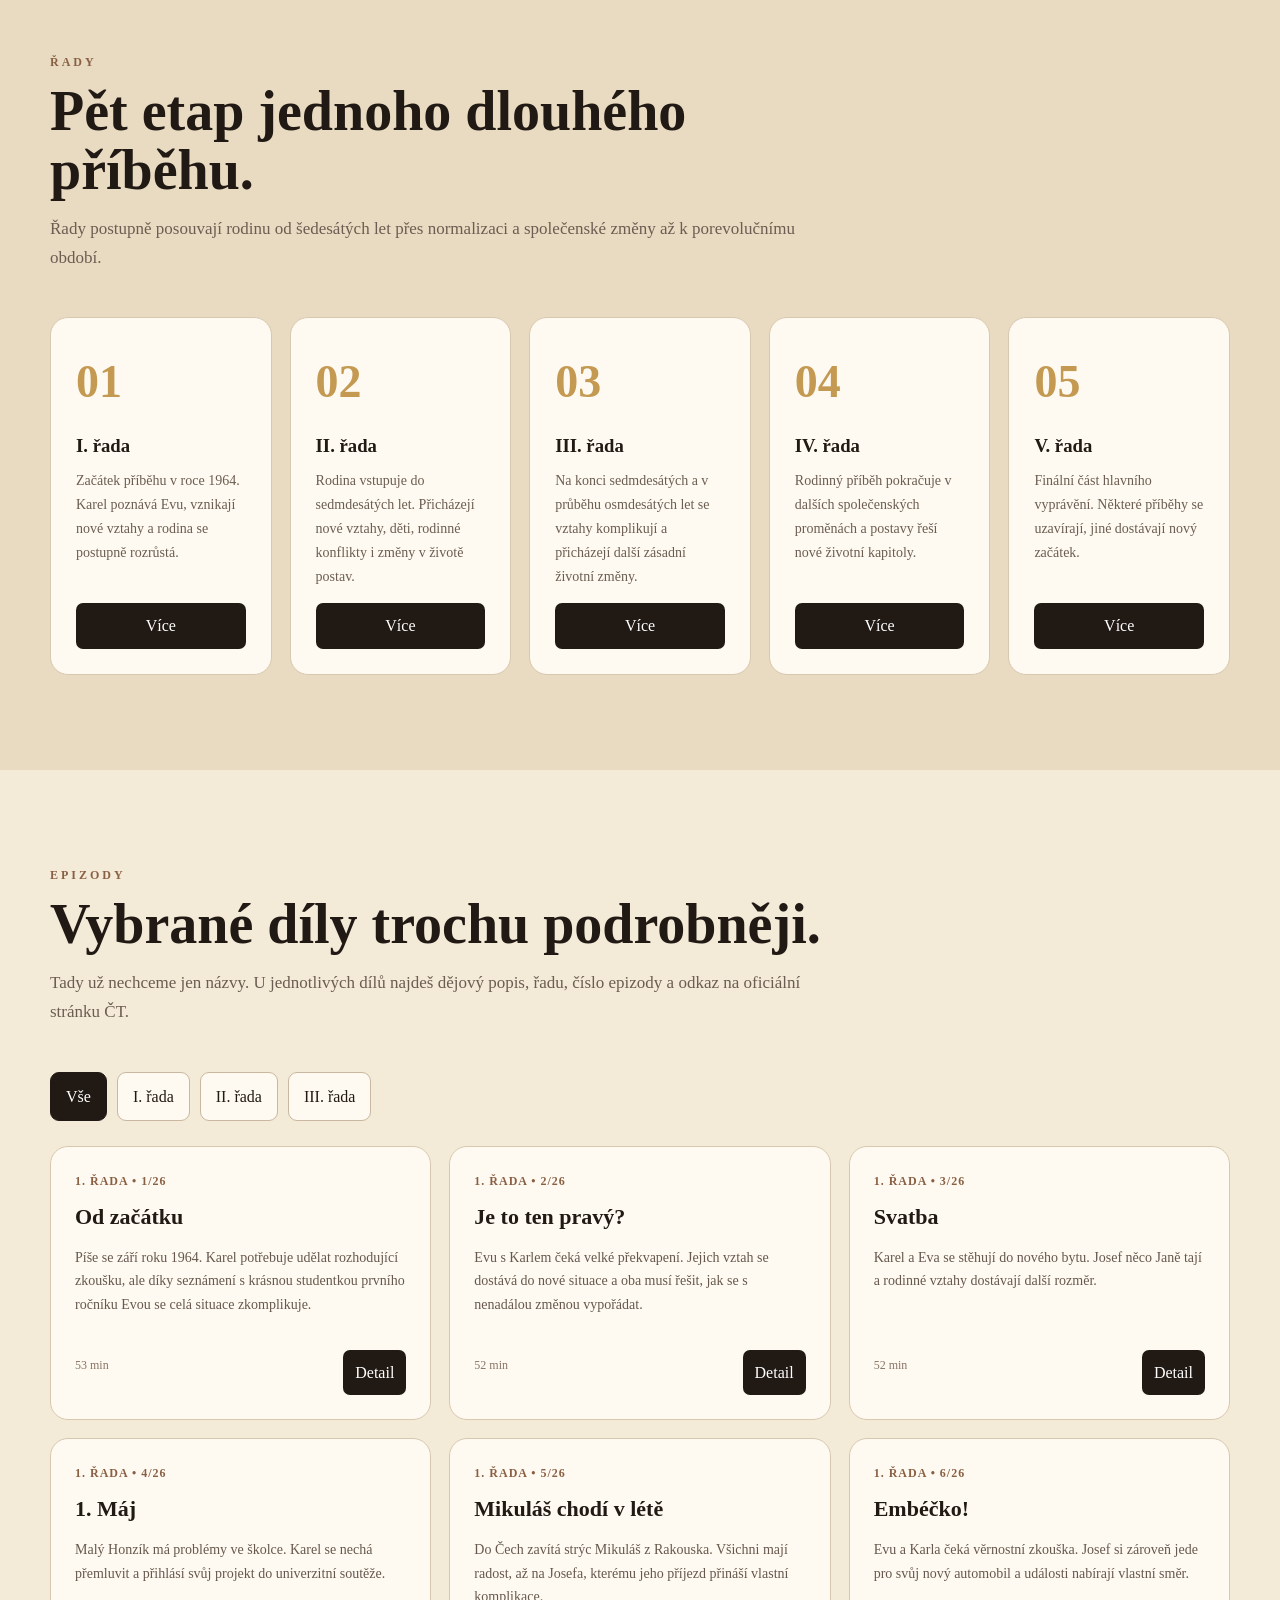
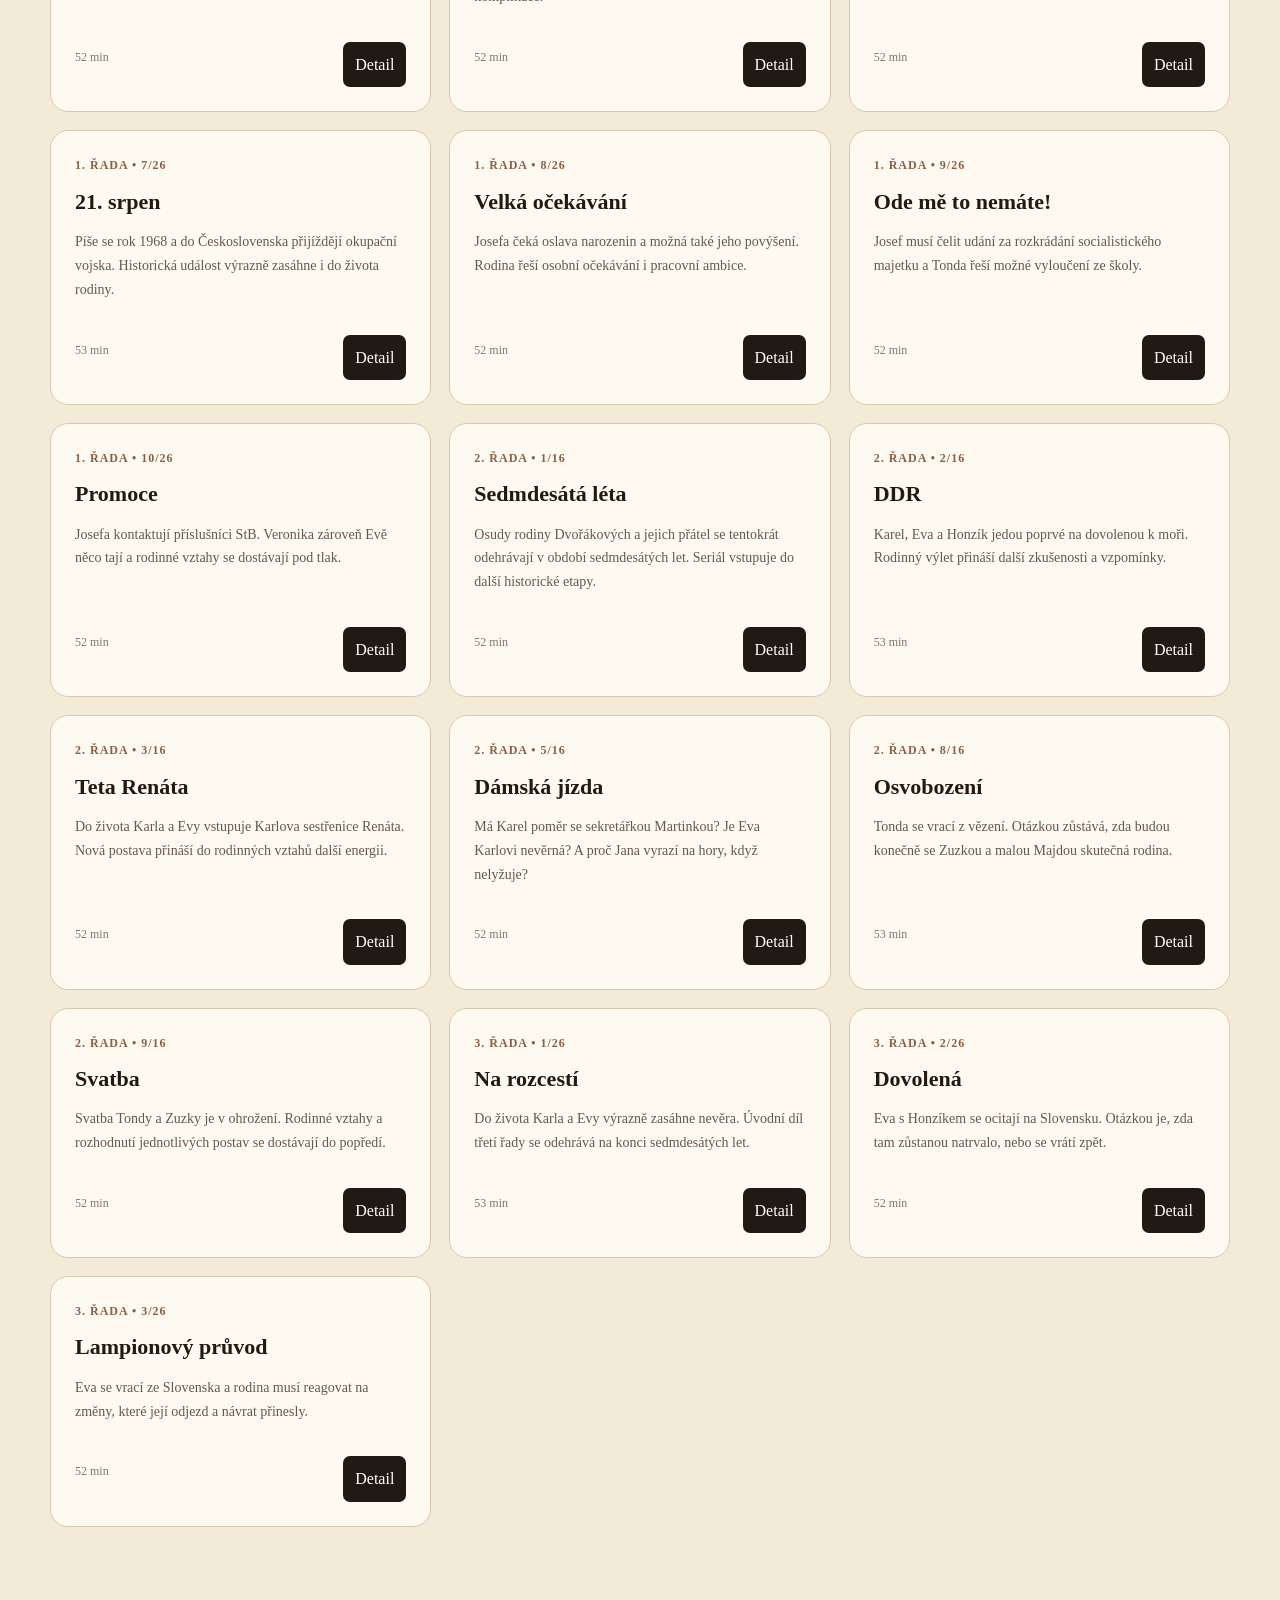
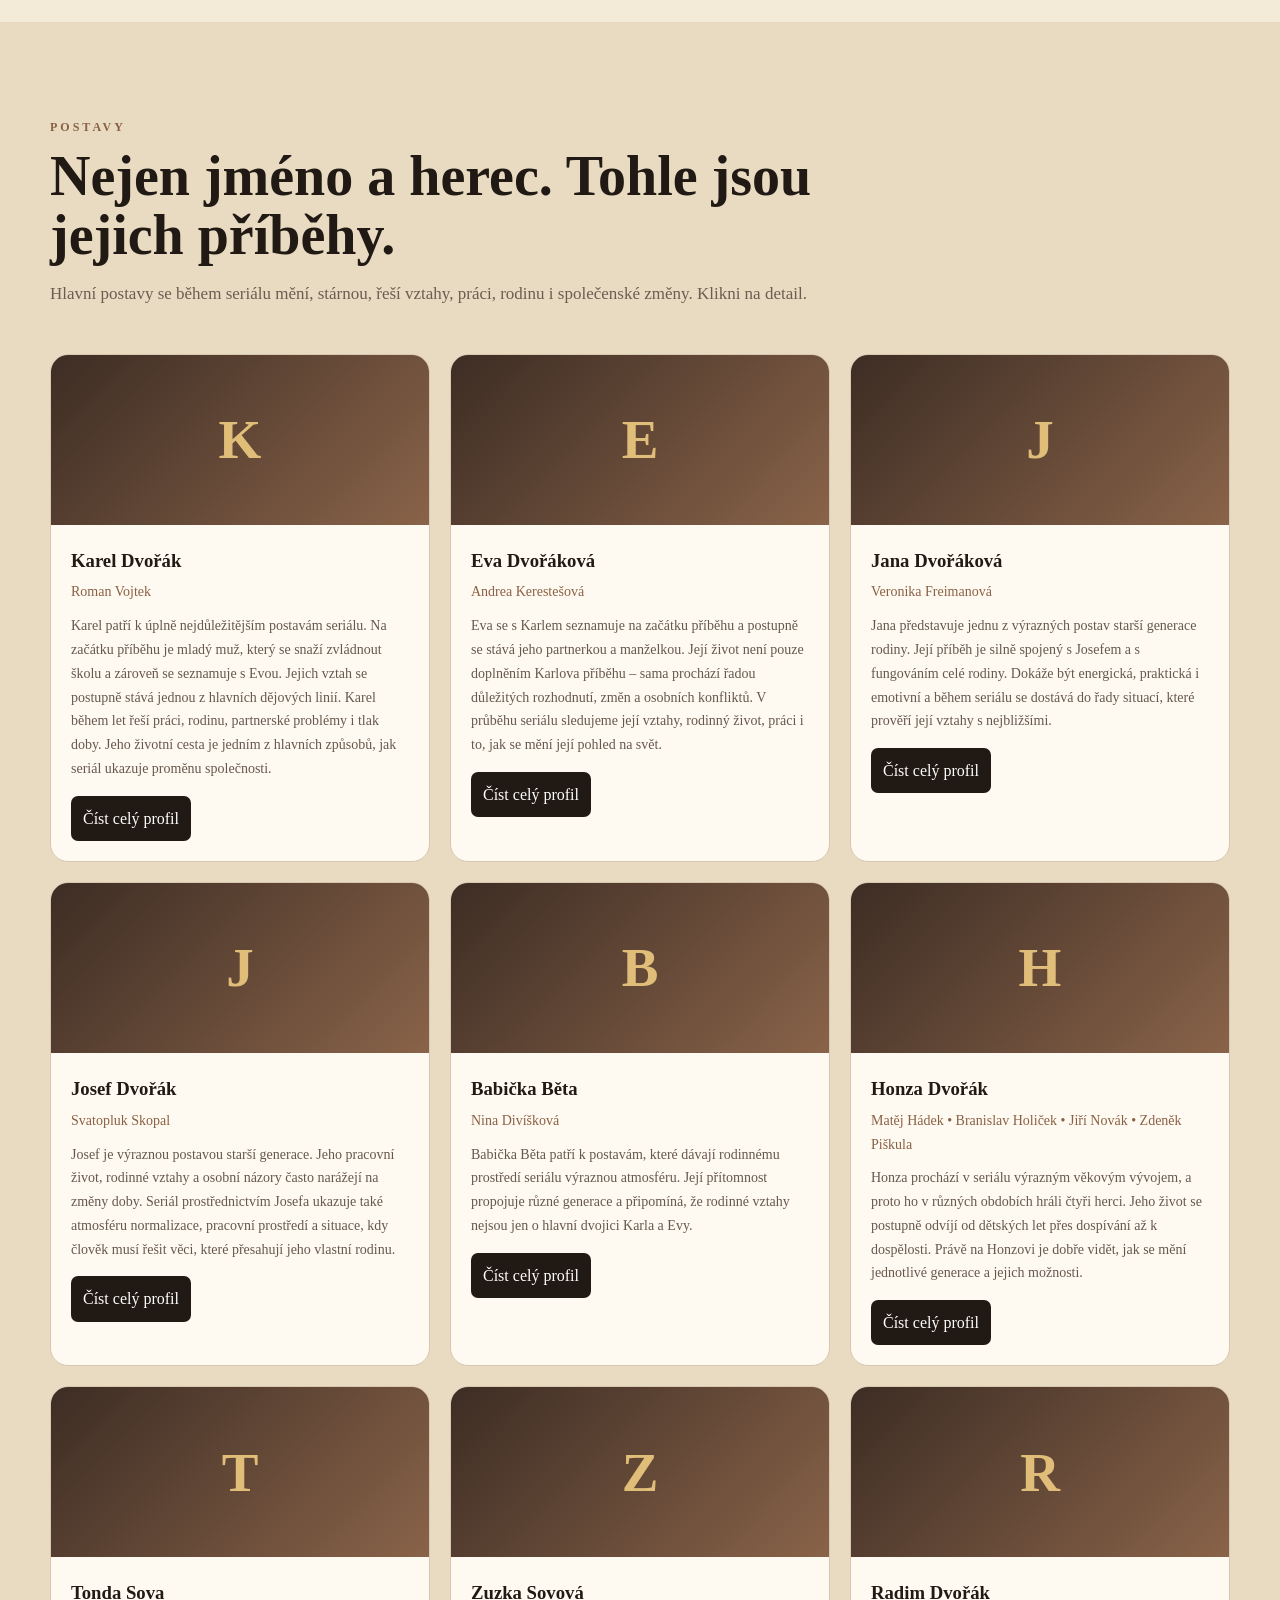
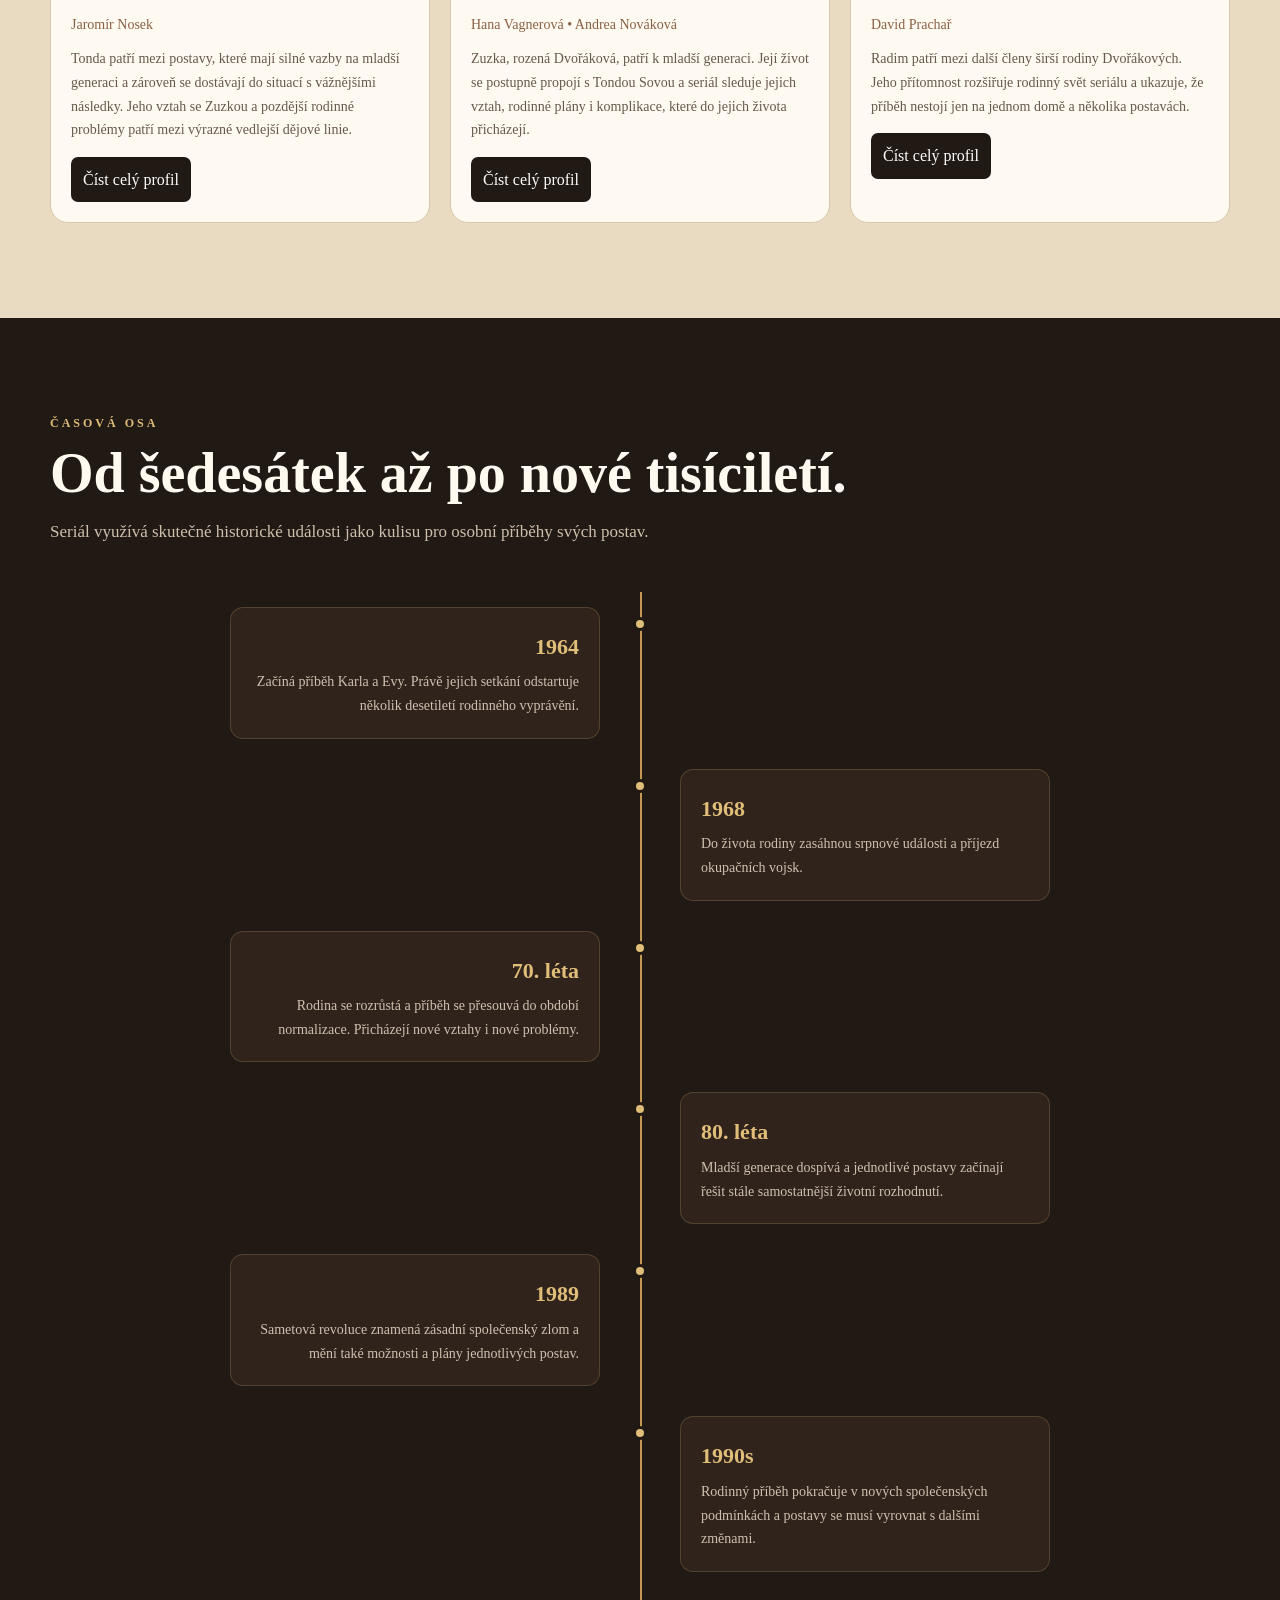
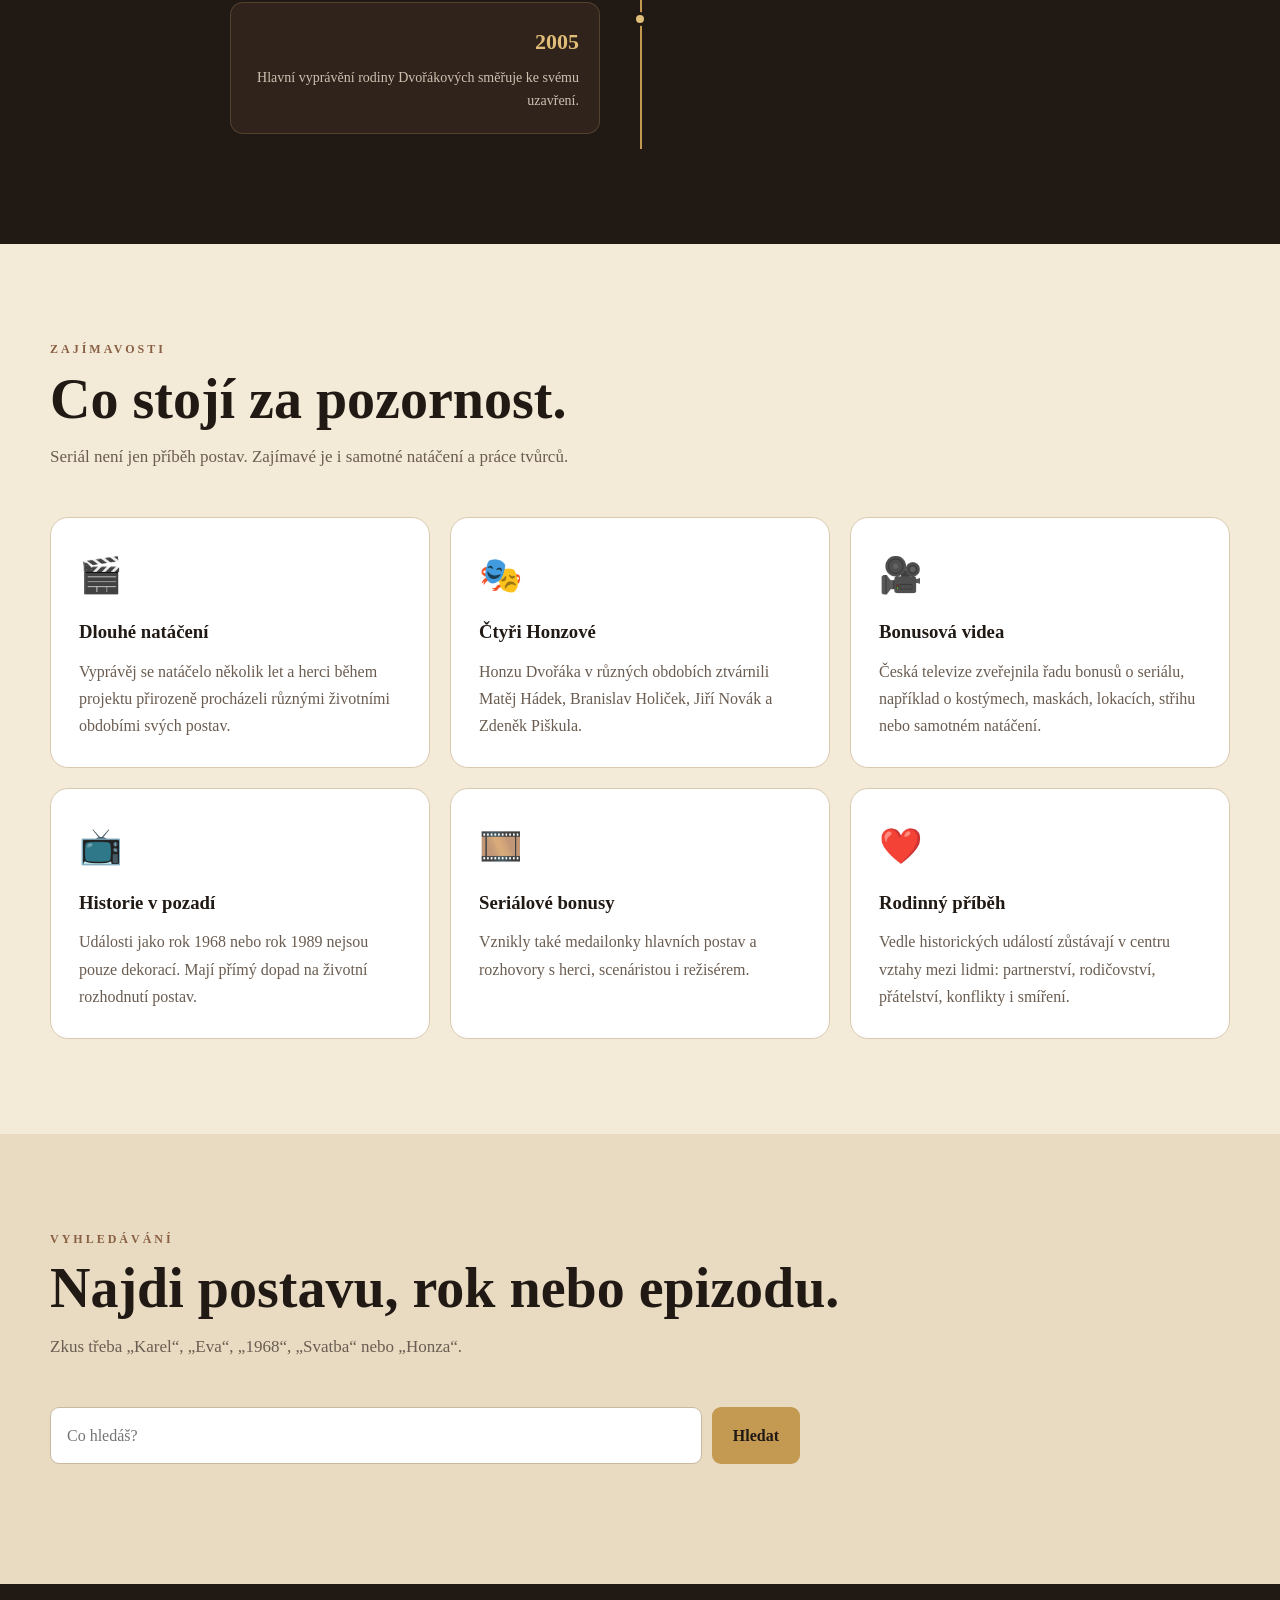
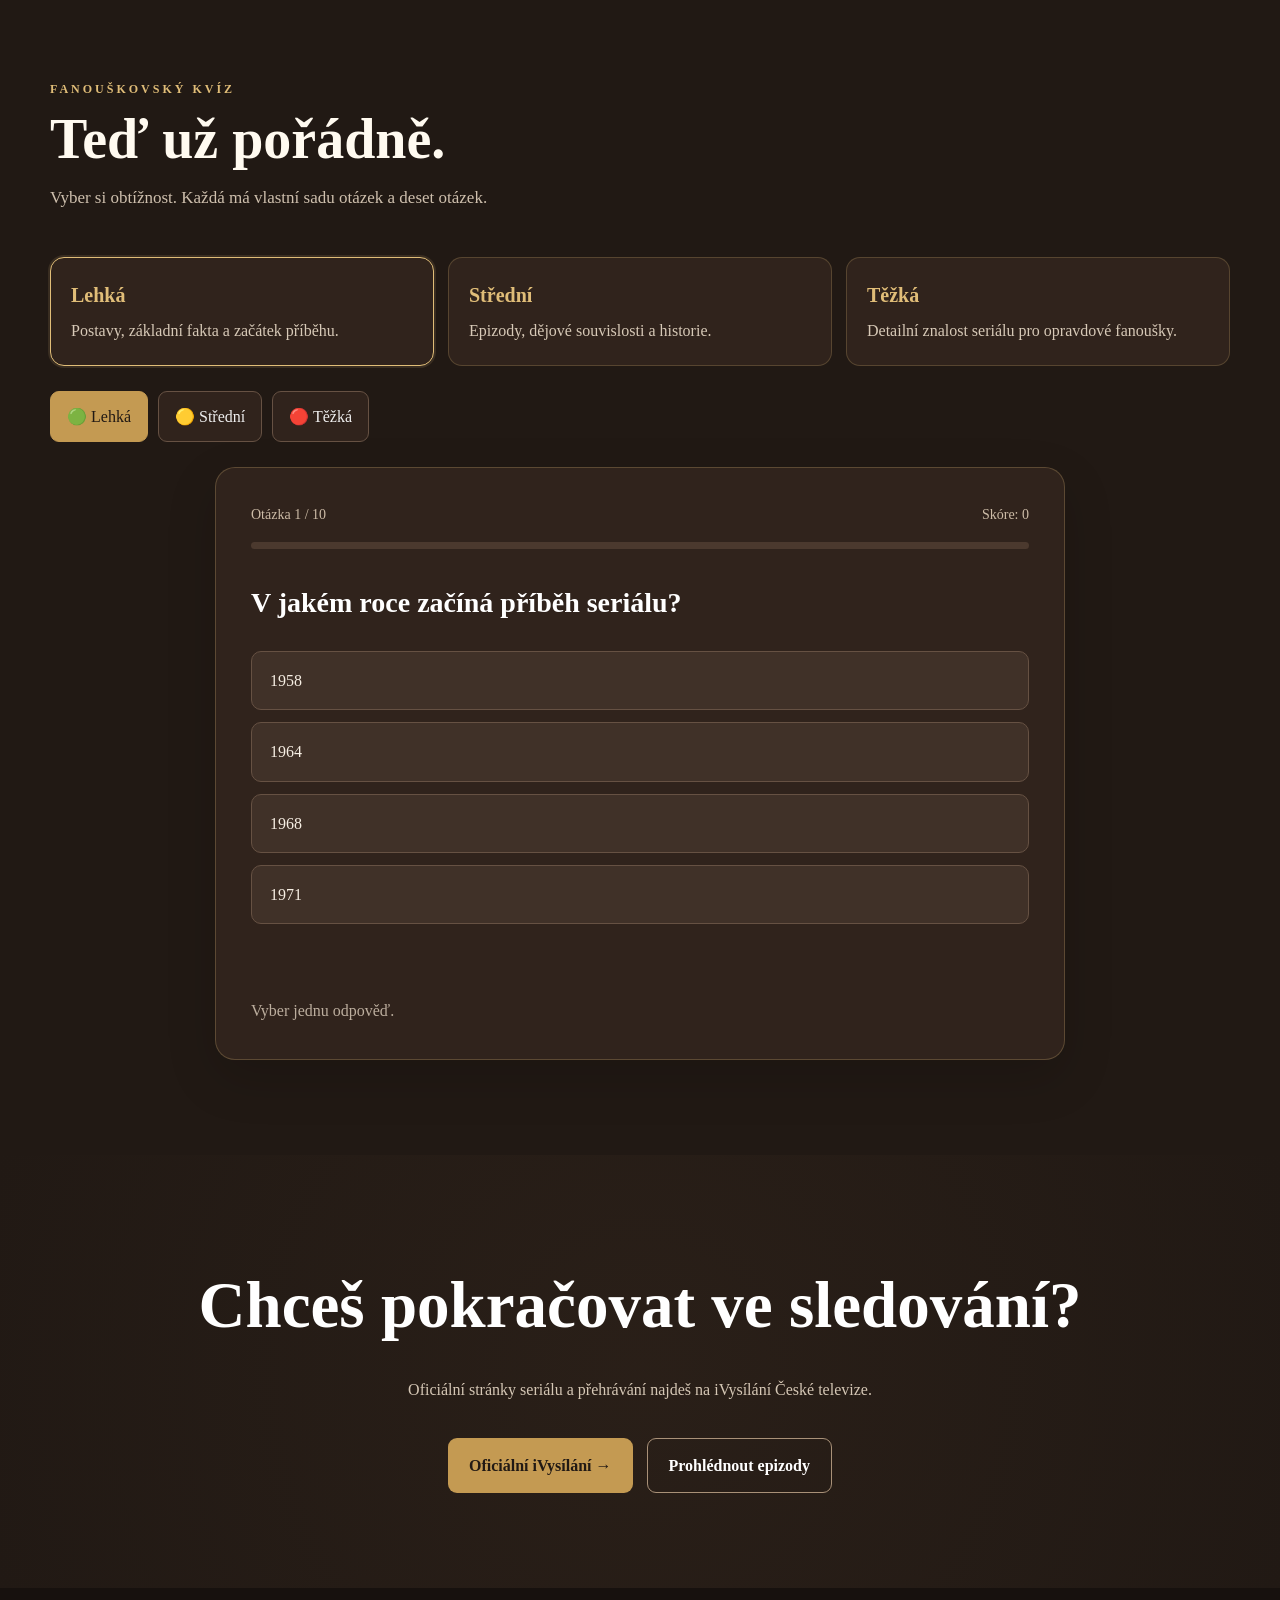
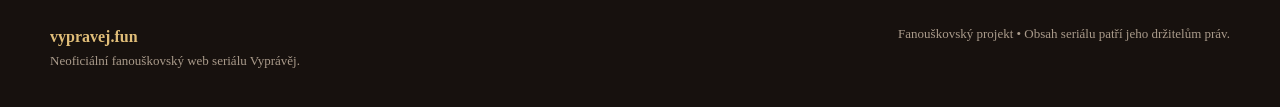
<file: index_vypravej_v2.html>
<!DOCTYPE html>
<html lang="cs">
<head>
<meta charset="UTF-8">
<meta name="viewport" content="width=device-width, initial-scale=1.0">
<title>Vyprávěj.fun | Fanouškovský web</title>

<style>
:root{
  --ink:#211914;
  --ink2:#30231c;
  --brown:#654735;
  --brown2:#8a6044;
  --cream:#f3ead8;
  --cream2:#e8dbc2;
  --paper:#fffaf1;
  --gold:#c49a52;
  --gold2:#e0bd78;
  --muted:#6b5d51;
  --red:#98443a;
  --green:#4d624f;
  --shadow:0 18px 50px rgba(0,0,0,.15);
  --radius:18px;
}
*{box-sizing:border-box;margin:0;padding:0}
html{scroll-behavior:smooth}
body{font-family:Georgia,"Times New Roman",serif;background:var(--cream);color:var(--ink);line-height:1.7}
a{text-decoration:none;color:inherit}
button,input{font:inherit}
button{cursor:pointer}
.navbar{position:fixed;z-index:1000;top:0;left:0;right:0;background:rgba(33,25,20,.97);border-bottom:1px solid rgba(224,189,120,.22);backdrop-filter:blur(10px)}
.nav-inner{max-width:1250px;margin:auto;padding:14px 24px;display:flex;align-items:center;justify-content:space-between}
.logo{font-size:24px;font-weight:bold;letter-spacing:1px;color:var(--gold2)}
.logo span{color:#fffaf0}
.nav-links{display:flex;gap:4px;align-items:center}
.nav-links a{color:#eadfce;padding:9px 11px;border-radius:8px;font-size:14px;transition:.2s}
.nav-links a:hover{background:rgba(255,255,255,.08);color:var(--gold2)}
.menu-button{display:none;border:1px solid #806b58;background:transparent;color:#fff;padding:7px 10px;border-radius:8px}

.hero{min-height:760px;padding:150px 24px 100px;display:flex;align-items:center;justify-content:center;text-align:center;background:radial-gradient(circle at 20% 20%,rgba(224,189,120,.15),transparent 30%),radial-gradient(circle at 80% 70%,rgba(138,96,68,.22),transparent 35%),linear-gradient(135deg,#211914,#493326 55%,#211914);color:#fffaf0;position:relative;overflow:hidden}
.hero:before{content:"";position:absolute;inset:0;opacity:.13;background:repeating-linear-gradient(0deg,transparent,transparent 3px,rgba(255,255,255,.08) 4px);pointer-events:none}
.hero-content{position:relative;max-width:900px}
.kicker,.section-label{text-transform:uppercase;letter-spacing:3px;font-size:12px;font-weight:bold}
.kicker{color:var(--gold2);margin-bottom:20px}
.hero h1{font-size:clamp(70px,13vw,150px);line-height:.9;margin-bottom:25px;letter-spacing:-5px}
.hero h1 span{color:var(--gold2)}
.hero p{max-width:720px;margin:auto;color:#dfd3c2;font-size:19px}
.hero-buttons{margin-top:35px;display:flex;justify-content:center;gap:14px;flex-wrap:wrap}
.btn{border:0;padding:13px 21px;border-radius:9px;font-weight:bold;transition:.2s;display:inline-flex;align-items:center;justify-content:center;gap:8px}
.btn-primary{background:var(--gold);color:var(--ink)}
.btn-primary:hover{background:var(--gold2);transform:translateY(-2px)}
.btn-secondary{background:transparent;border:1px solid #a99178;color:#fff}
.btn-secondary:hover{background:rgba(255,255,255,.08);transform:translateY(-2px)}

section{padding:95px 24px}
.container{max-width:1180px;margin:auto}
.section-header{max-width:800px;margin-bottom:45px}
.section-label{color:var(--brown2);margin-bottom:10px}
.dark-section .section-label{color:var(--gold2)}
.section-header h2{font-size:clamp(35px,5vw,56px);line-height:1.05;margin-bottom:15px}
.section-header p{color:var(--muted);font-size:17px}
.dark-section{background:var(--ink);color:#fffaf0}
.dark-section .section-header p{color:#cfc0ae}
.alt{background:var(--cream2)}

.about-grid{display:grid;grid-template-columns:1.2fr .8fr;gap:45px;align-items:center}
.about-text p{margin-bottom:18px;color:#54483f}
.fact-box{background:var(--ink);color:white;padding:30px;border-radius:var(--radius);box-shadow:var(--shadow)}
.fact-box h3{color:var(--gold2);margin-bottom:18px}
.fact-row{display:flex;justify-content:space-between;gap:20px;border-bottom:1px solid rgba(255,255,255,.12);padding:12px 0}
.fact-row:last-child{border:0}
.fact-row strong{color:var(--gold2)}

.seasons{display:grid;grid-template-columns:repeat(5,1fr);gap:18px}
.season-card{background:var(--paper);border:1px solid #d8c8af;border-radius:var(--radius);padding:25px;min-height:245px;display:flex;flex-direction:column;justify-content:space-between;transition:.25s}
.season-card:hover{transform:translateY(-6px);box-shadow:var(--shadow);border-color:var(--gold)}
.season-number{font-size:46px;font-weight:bold;color:var(--gold)}
.season-card h3{margin:8px 0}
.season-card p{color:#6b5d51;font-size:14px}
.small-button{border:0;background:var(--ink);color:white;padding:9px 12px;border-radius:7px;margin-top:15px}
.small-button:hover{background:var(--brown)}

.episode-toolbar{display:flex;gap:10px;flex-wrap:wrap;margin-bottom:25px}
.filter-button{border:1px solid #c9b89f;background:var(--paper);padding:10px 15px;border-radius:9px;color:var(--ink);transition:.2s}
.filter-button.active,.filter-button:hover{background:var(--ink);color:white;border-color:var(--ink)}
.episodes{display:grid;grid-template-columns:repeat(3,1fr);gap:18px}
.episode-card{background:var(--paper);border:1px solid #d8c8af;border-radius:var(--radius);padding:24px;display:flex;flex-direction:column;transition:.2s}
.episode-card:hover{transform:translateY(-4px);box-shadow:var(--shadow)}
.episode-meta{font-size:12px;color:var(--brown2);font-weight:bold;text-transform:uppercase;letter-spacing:1px}
.episode-card h3{font-size:22px;margin:7px 0 10px}
.episode-card p{color:#66584d;font-size:14px;flex:1}
.episode-footer{margin-top:18px;display:flex;justify-content:space-between;align-items:center;gap:10px}
.duration{font-size:12px;color:#887666}
.official-link{color:var(--brown2);font-weight:bold;font-size:13px}

.characters{display:grid;grid-template-columns:repeat(3,1fr);gap:20px}
.character{background:var(--paper);border-radius:var(--radius);overflow:hidden;border:1px solid #d8c8af;transition:.25s}
.character:hover{transform:translateY(-5px);box-shadow:var(--shadow)}
.character-visual{height:170px;display:flex;align-items:center;justify-content:center;background:linear-gradient(135deg,#3d2d24,#896349);color:var(--gold2);font-size:55px;font-weight:bold}
.character-info{padding:20px}
.character-info h3{margin-bottom:4px}
.actor{color:var(--brown2);font-size:14px}
.character-info p{color:#66584d;margin-top:10px;font-size:14px}

.timeline{position:relative;max-width:900px;margin:auto}
.timeline:before{content:"";position:absolute;left:50%;top:0;bottom:0;width:2px;background:var(--gold)}
.timeline-item{width:50%;padding:15px 40px;position:relative}
.timeline-item:nth-child(odd){text-align:right}
.timeline-item:nth-child(even){margin-left:50%}
.timeline-dot{position:absolute;top:25px;width:14px;height:14px;border-radius:50%;background:var(--gold2);border:3px solid var(--ink)}
.timeline-item:nth-child(odd) .timeline-dot{right:-7px}
.timeline-item:nth-child(even) .timeline-dot{left:-7px}
.timeline-card{background:#30231c;border:1px solid rgba(224,189,120,.2);padding:20px;border-radius:13px}
.timeline-card strong{color:var(--gold2);font-size:22px}
.timeline-card p{color:#cfc1b0;font-size:14px;margin-top:5px}

.facts{display:grid;grid-template-columns:repeat(3,1fr);gap:20px}
.fact-card{background:white;padding:28px;border-radius:var(--radius);border:1px solid #d9c9b1}
.fact-icon{font-size:35px;margin-bottom:10px}
.fact-card h3{margin-bottom:10px}
.fact-card p{color:#6a5c50}

.search-box{display:flex;gap:10px;max-width:750px;margin-bottom:25px}
.search-box input{flex:1;padding:14px 16px;border-radius:9px;border:1px solid #cbb99f;background:white;outline:none}
.search-box input:focus{border-color:var(--gold)}
.search-results{display:grid;gap:10px}
.search-result{padding:16px;border-radius:10px;background:white;border:1px solid #d7c7ae}
.search-result strong{color:var(--brown)}
.search-result button{border:0;background:none;color:var(--brown2);text-decoration:underline;margin-top:5px}

.quiz-intro{display:grid;grid-template-columns:repeat(3,1fr);gap:14px;margin-bottom:25px}
.level-card{background:#30231c;border:1px solid rgba(224,189,120,.22);padding:20px;border-radius:14px;color:#d7c9b7}
.level-card strong{display:block;color:var(--gold2);font-size:20px;margin-bottom:5px}
.level-card.active{border-color:var(--gold2);box-shadow:0 0 0 2px rgba(224,189,120,.12)}
.level-select{display:flex;gap:10px;flex-wrap:wrap;margin-bottom:25px}
.level-button{background:#30231c;color:#eee;border:1px solid #665143;padding:11px 16px;border-radius:9px}
.level-button.active{background:var(--gold);color:var(--ink);border-color:var(--gold)}
.quiz-wrap{max-width:850px;margin:auto}
.quiz-card{background:#30231c;border:1px solid rgba(224,189,120,.25);border-radius:20px;padding:35px;box-shadow:var(--shadow)}
.quiz-top{display:flex;justify-content:space-between;color:#cdbca7;font-size:14px;margin-bottom:15px}
.progress{height:7px;background:#4b392e;border-radius:20px;overflow:hidden;margin-bottom:30px}
.progress-bar{height:100%;width:0;background:var(--gold2);transition:.3s}
.quiz-question{color:white;font-size:28px;margin-bottom:25px}
.answers{display:grid;gap:12px}
.answer{width:100%;text-align:left;padding:15px 18px;background:#403128;border:1px solid #665143;border-radius:10px;color:#f7efe4;transition:.2s}
.answer:hover:not(:disabled){border-color:var(--gold);transform:translateX(3px)}
.answer.correct{background:#405b43;border-color:#8db191}
.answer.wrong{background:#693d37;border-color:#bd8178}
.answer:disabled{cursor:default}
.quiz-feedback{min-height:58px;padding-top:18px;color:#e8dbc9}
.quiz-bottom{display:flex;justify-content:space-between;align-items:center;margin-top:15px;color:#bcae9e}
.next-button{border:0;background:var(--gold);color:var(--ink);padding:11px 18px;border-radius:8px;font-weight:bold;display:none}
.next-button:hover{background:var(--gold2)}
.quiz-result{text-align:center;display:none}
.quiz-result .score{font-size:80px;color:var(--gold2);font-weight:bold;line-height:1;margin:20px 0}
.quiz-result h3{font-size:30px;color:white;margin-bottom:10px}
.quiz-result p{color:#d3c4b2;margin-bottom:25px}

.modal{display:none;position:fixed;inset:0;z-index:2000;background:rgba(0,0,0,.72);align-items:center;justify-content:center;padding:20px}
.modal.open{display:flex}
.modal-box{max-width:680px;width:100%;max-height:85vh;overflow:auto;background:var(--cream);border-radius:18px;padding:35px;position:relative;box-shadow:0 30px 100px rgba(0,0,0,.35)}
.modal-close{position:absolute;top:15px;right:15px;border:0;background:var(--ink);color:white;width:34px;height:34px;border-radius:50%}
.modal-box h2{margin-bottom:10px}
.modal-box p{color:#66584d}
.modal-meta{margin-top:20px;padding-top:15px;border-top:1px solid #d6c5ac;color:var(--brown2);font-weight:bold}

.cta{text-align:center;background:linear-gradient(rgba(33,25,20,.9),rgba(33,25,20,.9)),radial-gradient(circle at center,#79573d,#211914);color:white}
.cta h2{font-size:clamp(38px,6vw,65px);margin-bottom:15px}
.cta p{color:#d5c7b5;max-width:650px;margin:auto}
footer{background:#17110e;color:#aa9b8b;padding:35px 24px}
.footer-inner{max-width:1180px;margin:auto;display:flex;justify-content:space-between;gap:25px;flex-wrap:wrap}
.footer-brand{color:var(--gold2);font-weight:bold}
.footer-note{font-size:13px}

@media(max-width:1000px){
  .seasons{grid-template-columns:repeat(3,1fr)}
  .episodes{grid-template-columns:repeat(2,1fr)}
  .characters{grid-template-columns:repeat(2,1fr)}
  .about-grid{grid-template-columns:1fr}
}
@media(max-width:700px){
  .nav-links{display:none;position:absolute;top:61px;left:0;right:0;background:var(--ink);padding:10px 20px 20px;flex-direction:column;align-items:stretch}
  .nav-links.open{display:flex}
  .nav-links a{padding:13px}
  .menu-button{display:block}
  .hero{min-height:680px;padding-top:120px}
  .hero h1{letter-spacing:-3px}
  section{padding:70px 18px}
  .seasons,.episodes,.characters,.facts,.quiz-intro{grid-template-columns:1fr}
  .timeline:before{left:8px}
  .timeline-item,.timeline-item:nth-child(even){width:100%;margin-left:0;padding-left:35px;padding-right:0;text-align:left}
  .timeline-item:nth-child(odd){text-align:left}
  .timeline-item:nth-child(odd) .timeline-dot,.timeline-item:nth-child(even) .timeline-dot{left:1px;right:auto}
  .quiz-card{padding:22px}
  .quiz-question{font-size:22px}
  .quiz-bottom{flex-direction:column;align-items:stretch;gap:15px}
  .next-button{width:100%}
  .search-box{flex-direction:column}
}
</style>
</head>

<body>

<nav class="navbar">
  <div class="nav-inner">
    <a href="#domu" class="logo">vypravej<span>.fun</span></a>
    <button class="menu-button" id="menuButton">☰</button>
    <div class="nav-links" id="navLinks">
      <a href="#o-serialu">O seriálu</a>
      <a href="#rady">Řady</a>
      <a href="#epizody">Epizody</a>
      <a href="#postavy">Postavy</a>
      <a href="#casova-osa">Časová osa</a>
      <a href="#zajimavosti">Zajímavosti</a>
      <a href="#kviz">Kvíz</a>
    </div>
  </div>
</nav>

<header class="hero" id="domu">
  <div class="hero-content">
    <div class="kicker">Neoficiální fanouškovský web</div>
    <h1>Vyprávěj<span>.</span></h1>
    <p>
      Příběh rodiny Dvořákových, který začíná v roce 1964
      a prochází několika desetiletími československých
      a českých dějin. Rodina, vztahy, humor, velké události
      i úplně obyčejné starosti.
    </p>
    <div class="hero-buttons">
      <a href="#o-serialu" class="btn btn-primary">Prozkoumat seriál</a>
      <a href="#kviz" class="btn btn-secondary">Vyzkoušet kvíz</a>
    </div>
  </div>
</header>

<section id="o-serialu">
  <div class="container">
    <div class="section-header">
      <div class="section-label">O seriálu</div>
      <h2>Rodina Dvořákových a několik desetiletí života.</h2>
      <p>
        Vyprávěj spojuje rodinný příběh s událostmi, které měnily
        Československo a později Českou republiku.
      </p>
    </div>

    <div class="about-grid">
      <div class="about-text">
        <p>
          Příběh začíná v září roku 1964. Karel potřebuje zvládnout
          důležitou zkoušku, ale setkání s Evou mu změní plány.
          Z obyčejného seznámení postupně vzniká dlouhé rodinné
          vyprávění, ve kterém se střídají radosti, konflikty,
          láska, rodinné oslavy i těžší životní situace.
        </p>
        <p>
          Seriál je zajímavý především tím, že velké historické
          události neukazuje pouze jako data z učebnic. Sleduje,
          jak se promítají do každodenního života konkrétních lidí:
          do práce, vztahů, bydlení, cestování, rodinných rozhodnutí
          nebo třeba do toho, co se dá a nedá sehnat v obchodě.
        </p>
        <p>
          Důležitou součástí jsou také generační rozdíly. Starší
          členové rodiny mají vlastní zkušenosti a vzpomínky,
          zatímco mladší postavy postupně hledají svou vlastní cestu.
          Díky tomu se rodinný příběh postupně rozrůstá o nové
          postavy a vztahy.
        </p>
      </div>

      <div class="fact-box">
        <h3>Rychlá fakta</h3>
        <div class="fact-row"><span>Začátek příběhu</span><strong>1964</strong></div>
        <div class="fact-row"><span>Hlavní období</span><strong>1964–2005</strong></div>
        <div class="fact-row"><span>Řady</span><strong>5</strong></div>
        <div class="fact-row"><span>Režie</span><strong>Biser A. Arichtev</strong></div>
        <div class="fact-row"><span>Scénář</span><strong>Rudolf Merkner</strong></div>
      </div>
    </div>
  </div>
</section>

<section class="alt" id="rady">
  <div class="container">
    <div class="section-header">
      <div class="section-label">Řady</div>
      <h2>Pět etap jednoho dlouhého příběhu.</h2>
      <p>
        Řady postupně posouvají rodinu od šedesátých let přes
        normalizaci a společenské změny až k porevolučnímu období.
      </p>
    </div>

    <div class="seasons">
      <article class="season-card">
        <div><div class="season-number">01</div><h3>I. řada</h3>
        <p>Začátek příběhu v roce 1964. Karel poznává Evu, vznikají nové vztahy a rodina se postupně rozrůstá.</p></div>
        <button class="small-button" onclick="openModal('I. řada','První řada představuje hlavní postavy a jejich vztahy. Příběh začíná v roce 1964 a postupně se dostává až k událostem roku 1968. Vedle rodinných vztahů sledujeme také práci, bydlení, studium a každodenní život.','26 epizod')">Více</button>
      </article>

      <article class="season-card">
        <div><div class="season-number">02</div><h3>II. řada</h3>
        <p>Rodina vstupuje do sedmdesátých let. Přicházejí nové vztahy, děti, rodinné konflikty i změny v životě postav.</p></div>
        <button class="small-button" onclick="openModal('II. řada','Druhá řada se odehrává v sedmdesátých letech. Karel, Eva a jejich blízcí řeší rodinné i osobní problémy a seriál více rozvíjí další generaci postav.','16 epizod')">Více</button>
      </article>

      <article class="season-card">
        <div><div class="season-number">03</div><h3>III. řada</h3>
        <p>Na konci sedmdesátých a v průběhu osmdesátých let se vztahy komplikují a přicházejí další zásadní životní změny.</p></div>
        <button class="small-button" onclick="openModal('III. řada','Třetí řada přináší konec sedmdesátých let a pokračuje do období osmdesátých let. Karel a Eva čelí novým problémům a mladší postavy stále více dostávají vlastní prostor.','26 epizod')">Více</button>
      </article>

      <article class="season-card">
        <div><div class="season-number">04</div><h3>IV. řada</h3>
        <p>Rodinný příběh pokračuje v dalších společenských proměnách a postavy řeší nové životní kapitoly.</p></div>
        <button class="small-button" onclick="openModal('IV. řada','Čtvrtá řada posouvá příběh dál a ještě více propojuje rodinné osudy s proměnami společnosti. Postavy vstupují do dalších životních etap.','26 epizod')">Více</button>
      </article>

      <article class="season-card">
        <div><div class="season-number">05</div><h3>V. řada</h3>
        <p>Finální část hlavního vyprávění. Některé příběhy se uzavírají, jiné dostávají nový začátek.</p></div>
        <button class="small-button" onclick="openModal('V. řada','Pátá řada směřuje k uzavření hlavního příběhu. Finále pracuje s tématem loučení, změn a nových začátků.','26 epizod')">Více</button>
      </article>
    </div>
  </div>
</section>

<section id="epizody">
  <div class="container">
    <div class="section-header">
      <div class="section-label">Epizody</div>
      <h2>Vybrané díly trochu podrobněji.</h2>
      <p>
        Tady už nechceme jen názvy. U jednotlivých dílů najdeš
        dějový popis, řadu, číslo epizody a odkaz na oficiální stránku ČT.
      </p>
    </div>

    <div class="episode-toolbar">
      <button class="filter-button active" data-season="all">Vše</button>
      <button class="filter-button" data-season="1">I. řada</button>
      <button class="filter-button" data-season="2">II. řada</button>
      <button class="filter-button" data-season="3">III. řada</button>
    </div>

    <div class="episodes" id="episodeGrid"></div>
  </div>
</section>

<section class="alt" id="postavy">
  <div class="container">
    <div class="section-header">
      <div class="section-label">Postavy</div>
      <h2>Nejen jméno a herec. Tohle jsou jejich příběhy.</h2>
      <p>
        Hlavní postavy se během seriálu mění, stárnou, řeší vztahy,
        práci, rodinu i společenské změny. Klikni na detail.
      </p>
    </div>

    <div class="characters" id="characterGrid"></div>
  </div>
</section>

<section class="dark-section" id="casova-osa">
  <div class="container">
    <div class="section-header">
      <div class="section-label">Časová osa</div>
      <h2>Od šedesátek až po nové tisíciletí.</h2>
      <p>
        Seriál využívá skutečné historické události jako kulisu
        pro osobní příběhy svých postav.
      </p>
    </div>

    <div class="timeline">
      <div class="timeline-item"><div class="timeline-dot"></div><div class="timeline-card"><strong>1964</strong><p>Začíná příběh Karla a Evy. Právě jejich setkání odstartuje několik desetiletí rodinného vyprávění.</p></div></div>
      <div class="timeline-item"><div class="timeline-dot"></div><div class="timeline-card"><strong>1968</strong><p>Do života rodiny zasáhnou srpnové události a příjezd okupačních vojsk.</p></div></div>
      <div class="timeline-item"><div class="timeline-dot"></div><div class="timeline-card"><strong>70. léta</strong><p>Rodina se rozrůstá a příběh se přesouvá do období normalizace. Přicházejí nové vztahy i nové problémy.</p></div></div>
      <div class="timeline-item"><div class="timeline-dot"></div><div class="timeline-card"><strong>80. léta</strong><p>Mladší generace dospívá a jednotlivé postavy začínají řešit stále samostatnější životní rozhodnutí.</p></div></div>
      <div class="timeline-item"><div class="timeline-dot"></div><div class="timeline-card"><strong>1989</strong><p>Sametová revoluce znamená zásadní společenský zlom a mění také možnosti a plány jednotlivých postav.</p></div></div>
      <div class="timeline-item"><div class="timeline-dot"></div><div class="timeline-card"><strong>1990s</strong><p>Rodinný příběh pokračuje v nových společenských podmínkách a postavy se musí vyrovnat s dalšími změnami.</p></div></div>
      <div class="timeline-item"><div class="timeline-dot"></div><div class="timeline-card"><strong>2005</strong><p>Hlavní vyprávění rodiny Dvořákových směřuje ke svému uzavření.</p></div></div>
    </div>
  </div>
</section>

<section id="zajimavosti">
  <div class="container">
    <div class="section-header">
      <div class="section-label">Zajímavosti</div>
      <h2>Co stojí za pozornost.</h2>
      <p>Seriál není jen příběh postav. Zajímavé je i samotné natáčení a práce tvůrců.</p>
    </div>

    <div class="facts">
      <article class="fact-card"><div class="fact-icon">🎬</div><h3>Dlouhé natáčení</h3><p>Vyprávěj se natáčelo několik let a herci během projektu přirozeně procházeli různými životními obdobími svých postav.</p></article>
      <article class="fact-card"><div class="fact-icon">🎭</div><h3>Čtyři Honzové</h3><p>Honzu Dvořáka v různých obdobích ztvárnili Matěj Hádek, Branislav Holiček, Jiří Novák a Zdeněk Piškula.</p></article>
      <article class="fact-card"><div class="fact-icon">🎥</div><h3>Bonusová videa</h3><p>Česká televize zveřejnila řadu bonusů o seriálu, například o kostýmech, maskách, lokacích, střihu nebo samotném natáčení.</p></article>
      <article class="fact-card"><div class="fact-icon">📺</div><h3>Historie v pozadí</h3><p>Události jako rok 1968 nebo rok 1989 nejsou pouze dekorací. Mají přímý dopad na životní rozhodnutí postav.</p></article>
      <article class="fact-card"><div class="fact-icon">🎞️</div><h3>Seriálové bonusy</h3><p>Vznikly také medailonky hlavních postav a rozhovory s herci, scenáristou i režisérem.</p></article>
      <article class="fact-card"><div class="fact-icon">❤️</div><h3>Rodinný příběh</h3><p>Vedle historických událostí zůstávají v centru vztahy mezi lidmi: partnerství, rodičovství, přátelství, konflikty i smíření.</p></article>
    </div>
  </div>
</section>

<section class="alt">
  <div class="container">
    <div class="section-header">
      <div class="section-label">Vyhledávání</div>
      <h2>Najdi postavu, rok nebo epizodu.</h2>
      <p>Zkus třeba „Karel“, „Eva“, „1968“, „Svatba“ nebo „Honza“.</p>
    </div>

    <div class="search-box">
      <input type="search" id="searchInput" placeholder="Co hledáš?" autocomplete="off">
      <button class="btn btn-primary" onclick="performSearch()">Hledat</button>
    </div>
    <div id="searchResults" class="search-results"></div>
  </div>
</section>

<section class="dark-section" id="kviz">
  <div class="container">
    <div class="section-header">
      <div class="section-label">Fanouškovský kvíz</div>
      <h2>Teď už pořádně.</h2>
      <p>Vyber si obtížnost. Každá má vlastní sadu otázek a deset otázek.</p>
    </div>

    <div class="quiz-intro">
      <div class="level-card active" id="levelInfoEasy"><strong>Lehká</strong>Postavy, základní fakta a začátek příběhu.</div>
      <div class="level-card" id="levelInfoMedium"><strong>Střední</strong>Epizody, dějové souvislosti a historie.</div>
      <div class="level-card" id="levelInfoHard"><strong>Těžká</strong>Detailní znalost seriálu pro opravdové fanoušky.</div>
    </div>

    <div class="level-select">
      <button class="level-button active" data-level="easy">🟢 Lehká</button>
      <button class="level-button" data-level="medium">🟡 Střední</button>
      <button class="level-button" data-level="hard">🔴 Těžká</button>
    </div>

    <div class="quiz-wrap">
      <div class="quiz-card">
        <div class="quiz-top">
          <span id="questionNumber">Otázka 1 / 10</span>
          <span id="scoreText">Skóre: 0</span>
        </div>
        <div class="progress"><div class="progress-bar" id="progressBar"></div></div>

        <div id="quizContent">
          <h3 class="quiz-question" id="question"></h3>
          <div class="answers" id="answers"></div>
          <div class="quiz-feedback" id="quizFeedback"></div>
          <div class="quiz-bottom">
            <span id="hint">Vyber jednu odpověď.</span>
            <button class="next-button" id="nextButton">Další otázka →</button>
          </div>
        </div>

        <div class="quiz-result" id="quizResult">
          <div>KONEČNÉ SKÓRE</div>
          <div class="score" id="finalScore">0/10</div>
          <h3 id="resultTitle">Výsledek</h3>
          <p id="resultText"></p>
          <button class="btn btn-primary" onclick="restartQuiz()">Zkusit znovu</button>
        </div>
      </div>
    </div>
  </div>
</section>

<section class="cta">
  <div class="container">
    <h2>Chceš pokračovat ve sledování?</h2>
    <p>Oficiální stránky seriálu a přehrávání najdeš na iVysílání České televize.</p>
    <div class="hero-buttons">
      <a href="https://www.ceskatelevize.cz/porady/10195164142-vypravej/" target="_blank" rel="noopener" class="btn btn-primary">Oficiální iVysílání →</a>
      <a href="#epizody" class="btn btn-secondary">Prohlédnout epizody</a>
    </div>
  </div>
</section>

<footer>
  <div class="footer-inner">
    <div><div class="footer-brand">vypravej.fun</div><div class="footer-note">Neoficiální fanouškovský web seriálu Vyprávěj.</div></div>
    <div class="footer-note">Fanouškovský projekt • Obsah seriálu patří jeho držitelům práv.</div>
  </div>
</footer>

<div class="modal" id="modal" onclick="closeModalOutside(event)">
  <div class="modal-box">
    <button class="modal-close" onclick="closeModal()">×</button>
    <h2 id="modalTitle">Detail</h2>
    <p id="modalText"></p>
    <div class="modal-meta" id="modalMeta"></div>
  </div>
</div>

<script>
const episodes = [
  {season:1, number:"1/26", title:"Od začátku", duration:"53 min", text:"Píše se září roku 1964. Karel potřebuje udělat rozhodující zkoušku, ale díky seznámení s krásnou studentkou prvního ročníku Evou se celá situace zkomplikuje.", url:"https://www.ceskatelevize.cz/porady/10195164142-vypravej/"},
  {season:1, number:"2/26", title:"Je to ten pravý?", duration:"52 min", text:"Evu s Karlem čeká velké překvapení. Jejich vztah se dostává do nové situace a oba musí řešit, jak se s nenadálou změnou vypořádat.", url:"https://www.ceskatelevize.cz/porady/10195164142-vypravej/"},
  {season:1, number:"3/26", title:"Svatba", duration:"52 min", text:"Karel a Eva se stěhují do nového bytu. Josef něco Janě tají a rodinné vztahy dostávají další rozměr.", url:"https://www.ceskatelevize.cz/porady/10195164142-vypravej/208522161400003/"},
  {season:1, number:"4/26", title:"1. Máj", duration:"52 min", text:"Malý Honzík má problémy ve školce. Karel se nechá přemluvit a přihlásí svůj projekt do univerzitní soutěže.", url:"https://www.ceskatelevize.cz/porady/10195164142-vypravej/"},
  {season:1, number:"5/26", title:"Mikuláš chodí v létě", duration:"52 min", text:"Do Čech zavítá strýc Mikuláš z Rakouska. Všichni mají radost, až na Josefa, kterému jeho příjezd přináší vlastní komplikace.", url:"https://www.ceskatelevize.cz/porady/10195164142-vypravej/"},
  {season:1, number:"6/26", title:"Embéčko!", duration:"52 min", text:"Evu a Karla čeká věrnostní zkouška. Josef si zároveň jede pro svůj nový automobil a události nabírají vlastní směr.", url:"https://www.ceskatelevize.cz/porady/10195164142-vypravej/"},
  {season:1, number:"7/26", title:"21. srpen", duration:"53 min", text:"Píše se rok 1968 a do Československa přijíždějí okupační vojska. Historická událost výrazně zasáhne i do života rodiny.", url:"https://www.ceskatelevize.cz/porady/10195164142-vypravej/"},
  {season:1, number:"8/26", title:"Velká očekávání", duration:"52 min", text:"Josefa čeká oslava narozenin a možná také jeho povýšení. Rodina řeší osobní očekávání i pracovní ambice.", url:"https://www.ceskatelevize.cz/porady/10195164142-vypravej/"},
  {season:1, number:"9/26", title:"Ode mě to nemáte!", duration:"52 min", text:"Josef musí čelit udání za rozkrádání socialistického majetku a Tonda řeší možné vyloučení ze školy.", url:"https://www.ceskatelevize.cz/porady/10195164142-vypravej/"},
  {season:1, number:"10/26", title:"Promoce", duration:"52 min", text:"Josefa kontaktují příslušníci StB. Veronika zároveň Evě něco tají a rodinné vztahy se dostávají pod tlak.", url:"https://www.ceskatelevize.cz/porady/10195164142-vypravej/"},
  {season:2, number:"1/16", title:"Sedmdesátá léta", duration:"52 min", text:"Osudy rodiny Dvořákových a jejich přátel se tentokrát odehrávají v období sedmdesátých let. Seriál vstupuje do další historické etapy.", url:"https://www.ceskatelevize.cz/porady/10195164142-vypravej/210522161400001/"},
  {season:2, number:"2/16", title:"DDR", duration:"53 min", text:"Karel, Eva a Honzík jedou poprvé na dovolenou k moři. Rodinný výlet přináší další zkušenosti a vzpomínky.", url:"https://www.ceskatelevize.cz/ivysilani/10195164142-vypravej/210522161400002-ddr/titulky"},
  {season:2, number:"3/16", title:"Teta Renáta", duration:"52 min", text:"Do života Karla a Evy vstupuje Karlova sestřenice Renáta. Nová postava přináší do rodinných vztahů další energii.", url:"https://www.ceskatelevize.cz/porady/10195164142-vypravej/"},
  {season:2, number:"5/16", title:"Dámská jízda", duration:"52 min", text:"Má Karel poměr se sekretářkou Martinkou? Je Eva Karlovi nevěrná? A proč Jana vyrazí na hory, když nelyžuje?", url:"https://www.ceskatelevize.cz/porady/10195164142-vypravej/"},
  {season:2, number:"8/16", title:"Osvobození", duration:"53 min", text:"Tonda se vrací z vězení. Otázkou zůstává, zda budou konečně se Zuzkou a malou Majdou skutečná rodina.", url:"https://www.ceskatelevize.cz/porady/10195164142-vypravej/"},
  {season:2, number:"9/16", title:"Svatba", duration:"52 min", text:"Svatba Tondy a Zuzky je v ohrožení. Rodinné vztahy a rozhodnutí jednotlivých postav se dostávají do popředí.", url:"https://www.ceskatelevize.cz/porady/10195164142-vypravej/"},
  {season:3, number:"1/26", title:"Na rozcestí", duration:"53 min", text:"Do života Karla a Evy výrazně zasáhne nevěra. Úvodní díl třetí řady se odehrává na konci sedmdesátých let.", url:"https://www.ceskatelevize.cz/porady/10195164142-vypravej/211522161400001/"},
  {season:3, number:"2/26", title:"Dovolená", duration:"52 min", text:"Eva s Honzíkem se ocitají na Slovensku. Otázkou je, zda tam zůstanou natrvalo, nebo se vrátí zpět.", url:"https://www.ceskatelevize.cz/porady/10195164142-vypravej/"},
  {season:3, number:"3/26", title:"Lampionový průvod", duration:"52 min", text:"Eva se vrací ze Slovenska a rodina musí reagovat na změny, které její odjezd a návrat přinesly.", url:"https://www.ceskatelevize.cz/porady/10195164142-vypravej/"}
];

const characters = [
  {initial:"K", name:"Karel Dvořák", actor:"Roman Vojtek", text:"Karel patří k úplně nejdůležitějším postavám seriálu. Na začátku příběhu je mladý muž, který se snaží zvládnout školu a zároveň se seznamuje s Evou. Jejich vztah se postupně stává jednou z hlavních dějových linií. Karel během let řeší práci, rodinu, partnerské problémy i tlak doby. Jeho životní cesta je jedním z hlavních způsobů, jak seriál ukazuje proměnu společnosti.",meta:"Hraje Roman Vojtek"},
  {initial:"E", name:"Eva Dvořáková", actor:"Andrea Kerestešová", text:"Eva se s Karlem seznamuje na začátku příběhu a postupně se stává jeho partnerkou a manželkou. Její život není pouze doplněním Karlova příběhu – sama prochází řadou důležitých rozhodnutí, změn a osobních konfliktů. V průběhu seriálu sledujeme její vztahy, rodinný život, práci i to, jak se mění její pohled na svět.",meta:"Hraje Andrea Kerestešová"},
  {initial:"J", name:"Jana Dvořáková", actor:"Veronika Freimanová", text:"Jana představuje jednu z výrazných postav starší generace rodiny. Její příběh je silně spojený s Josefem a s fungováním celé rodiny. Dokáže být energická, praktická i emotivní a během seriálu se dostává do řady situací, které prověří její vztahy s nejbližšími.",meta:"Hraje Veronika Freimanová"},
  {initial:"J", name:"Josef Dvořák", actor:"Svatopluk Skopal", text:"Josef je výraznou postavou starší generace. Jeho pracovní život, rodinné vztahy a osobní názory často narážejí na změny doby. Seriál prostřednictvím Josefa ukazuje také atmosféru normalizace, pracovní prostředí a situace, kdy člověk musí řešit věci, které přesahují jeho vlastní rodinu.",meta:"Hraje Svatopluk Skopal"},
  {initial:"B", name:"Babička Běta", actor:"Nina Divíšková", text:"Babička Běta patří k postavám, které dávají rodinnému prostředí seriálu výraznou atmosféru. Její přítomnost propojuje různé generace a připomíná, že rodinné vztahy nejsou jen o hlavní dvojici Karla a Evy.",meta:"Hraje Nina Divíšková"},
  {initial:"H", name:"Honza Dvořák", actor:"Matěj Hádek • Branislav Holiček • Jiří Novák • Zdeněk Piškula", text:"Honza prochází v seriálu výrazným věkovým vývojem, a proto ho v různých obdobích hráli čtyři herci. Jeho život se postupně odvíjí od dětských let přes dospívání až k dospělosti. Právě na Honzovi je dobře vidět, jak se mění jednotlivé generace a jejich možnosti.",meta:"Čtyři představitelé"},
  {initial:"T", name:"Tonda Sova", actor:"Jaromír Nosek", text:"Tonda patří mezi postavy, které mají silné vazby na mladší generaci a zároveň se dostávají do situací s vážnějšími následky. Jeho vztah se Zuzkou a pozdější rodinné problémy patří mezi výrazné vedlejší dějové linie.",meta:"Hraje Jaromír Nosek"},
  {initial:"Z", name:"Zuzka Sovová", actor:"Hana Vagnerová • Andrea Nováková", text:"Zuzka, rozená Dvořáková, patří k mladší generaci. Její život se postupně propojí s Tondou Sovou a seriál sleduje jejich vztah, rodinné plány i komplikace, které do jejich života přicházejí.",meta:"Hrají Hana Vagnerová a Andrea Nováková"},
  {initial:"R", name:"Radim Dvořák", actor:"David Prachař", text:"Radim patří mezi další členy širší rodiny Dvořákových. Jeho přítomnost rozšiřuje rodinný svět seriálu a ukazuje, že příběh nestojí jen na jednom domě a několika postavách.",meta:"Hraje David Prachař"}
];

const quizSets = {
  easy:[
    ["V jakém roce začíná příběh seriálu?","1964",["1958","1964","1968","1971"]],
    ["Kdo hraje Karla Dvořáka?","Roman Vojtek",["Svatopluk Skopal","Roman Vojtek","David Prachař","Jaromír Nosek"]],
    ["Kdo hraje Evu Dvořákovou?","Andrea Kerestešová",["Veronika Freimanová","Nina Divíšková","Andrea Kerestešová","Hana Vagnerová"]],
    ["Kdo hraje Josefa Dvořáka?","Svatopluk Skopal",["Svatopluk Skopal","Roman Vojtek","Radoslav Brzobohatý","Pavel Trávníček"]],
    ["Jak se jmenuje první epizoda?","Od začátku",["Svatba","21. srpen","Od začátku","Sedmdesátá léta"]],
    ["Kdo hraje Janu Dvořákovou?","Veronika Freimanová",["Veronika Freimanová","Veronika Žilková","Lucie Štěpánková","Mahulena Bočanová"]],
    ["Kolik epizod má první řada?","26",["20","24","26","30"]],
    ["Kdo režíroval Vyprávěj?","Biser A. Arichtev",["Rudolf Merkner","Biser A. Arichtev","Jan Hřebejk","Dušan Klein"]],
    ["Jak se jmenuje speciální série věnovaná osudům postav?","Osudy",["Vzpomínky","Osudy","Druhá kapitola","Po letech"]],
    ["Který rok je spojen s příjezdem okupačních vojsk?","1968",["1964","1968","1975","1989"]]
  ],
  medium:[
    ["Co Karel potřebuje zvládnout v prvním díle?","Rozhodující zkoušku",["Rozhodující zkoušku","Řidičské zkoušky","Povýšení","Promoci"]],
    ["Co se stane ve 3. díle Svatba?","Karel a Eva se stěhují do nového bytu",["Karel odjíždí do zahraničí","Karel a Eva se stěhují do nového bytu","Josef odchází do důchodu","Honza nastupuje do školy"]],
    ["Jak se jmenuje 7. díl první řady?","21. srpen",["Velká očekávání","21. srpen","Promoce","Embéčko!"]],
    ["Co řeší Josef v díle Ode mě to nemáte!?","Udání za rozkrádání socialistického majetku",["Rozvod","Udání za rozkrádání socialistického majetku","Stěhování","Zkoušku"]],
    ["Kam jede rodina v díle DDR?","K moři",["Na hory","K moři","Do Moskvy","Na Slovensko"]],
    ["Kdo se vrací z vězení v díle Osvobození?","Tonda",["Karel","Josef","Tonda","Radim"]],
    ["Co se stane ve 3. řadě v díle Na rozcestí?","Do života Karla a Evy zasáhne nevěra",["Karel odjede do Rakouska","Do života Karla a Evy zasáhne nevěra","Josef se ožení","Honza maturuje"]],
    ["Kolik epizod má druhá řada?","16",["12","16","20","26"]],
    ["Kdo hraje Tondou Sovu?","Jaromír Nosek",["David Prachař","Jaromír Nosek","Pavel Trávníček","Štěpán Benoni"]],
    ["Jaké období zachycuje začátek druhé řady?","Sedmdesátá léta",["Padesátá léta","Šedesátá léta","Sedmdesátá léta","Devadesátá léta"]]
  ],
  hard:[
    ["Kolik různých herců ztvárnilo Honzu Dvořáka?","4",["2","3","4","5"]],
    ["Která herečka hraje Babičku Bětu?","Nina Divíšková",["Hana Vagnerová","Nina Divíšková","Mahulena Bočanová","Lucie Štěpánková"]],
    ["Kdo napsal scénář seriálu?","Rudolf Merkner",["Biser A. Arichtev","Rudolf Merkner","David Prachař","Roman Vojtek"]],
    ["Kdo hraje Radima Dvořáka?","David Prachař",["David Prachař","Svatopluk Skopal","Radoslav Brzobohatý","Pavel Trávníček"]],
    ["Která postava se v díle Teta Renáta dostává do života Karla a Evy?","Karlova sestřenice Renáta",["Karlova dcera","Karlova sestřenice Renáta","Eviná sestra","Josefova kolegyně"]],
    ["Co se řeší v díle Dámská jízda?","Karel, Eva a otázky věrnosti",["Josefův automobil","Karel, Eva a otázky věrnosti","Honzíkova školka","Promoce"]],
    ["Kdo ztvárnil Honzu v různých obdobích?","Matěj Hádek, Branislav Holiček, Jiří Novák a Zdeněk Piškula",["Jen Roman Vojtek","Matěj Hádek, Branislav Holiček, Jiří Novák a Zdeněk Piškula","Jen Jiří Novák a Zdeněk Piškula","David Prachař a Štěpán Benoni"]],
    ["Jak se jmenuje 13. díl druhé řady?","Volby",["Volby","Osvobození","Kotva","Porod"]],
    ["Který díl první řady se odehrává v roce 1968?","21. srpen",["1. Máj","21. srpen","Promoce","Velká očekávání"]],
    ["Jak se jmenuje první díl třetí řady?","Na rozcestí",["Na rozcestí","Dovolená","Lampionový průvod","Sedmdesátá léta"]]
  ]
};

const menuButton=document.getElementById("menuButton");
const navLinks=document.getElementById("navLinks");
menuButton.addEventListener("click",()=>navLinks.classList.toggle("open"));
document.querySelectorAll(".nav-links a").forEach(a=>a.addEventListener("click",()=>navLinks.classList.remove("open")));

function openModal(title,text,meta){
  document.getElementById("modalTitle").textContent=title;
  document.getElementById("modalText").textContent=text;
  document.getElementById("modalMeta").textContent=meta||"";
  document.getElementById("modal").classList.add("open");
}
function closeModal(){document.getElementById("modal").classList.remove("open")}
function closeModalOutside(e){if(e.target.id==="modal")closeModal()}
document.addEventListener("keydown",e=>{if(e.key==="Escape")closeModal()});

function renderEpisodes(season="all"){
  const grid=document.getElementById("episodeGrid");
  grid.innerHTML="";
  episodes.filter(e=>season==="all"||String(e.season)===String(season)).forEach(e=>{
    const card=document.createElement("article");
    card.className="episode-card";
    card.innerHTML=`
      <div class="episode-meta">${e.season}. řada • ${e.number}</div>
      <h3>${e.title}</h3>
      <p>${e.text}</p>
      <div class="episode-footer">
        <span class="duration">${e.duration}</span>
        <button class="small-button" type="button">Detail</button>
      </div>
    `;
    card.querySelector("button").addEventListener("click",()=>openModal(`${e.season}. řada • ${e.title}`,e.text,`${e.number} • ${e.duration}`));
    grid.appendChild(card);
  });
}
renderEpisodes();

document.querySelectorAll(".filter-button").forEach(button=>{
  button.addEventListener("click",()=>{
    document.querySelectorAll(".filter-button").forEach(b=>b.classList.remove("active"));
    button.classList.add("active");
    renderEpisodes(button.dataset.season);
  });
});

function renderCharacters(){
  const grid=document.getElementById("characterGrid");
  grid.innerHTML="";
  characters.forEach(c=>{
    const card=document.createElement("article");
    card.className="character";
    card.innerHTML=`
      <div class="character-visual">${c.initial}</div>
      <div class="character-info">
        <h3>${c.name}</h3>
        <div class="actor">${c.actor}</div>
        <p>${c.text}</p>
        <button class="small-button" type="button">Číst celý profil</button>
      </div>
    `;
    card.querySelector("button").addEventListener("click",()=>openModal(c.name,c.text,c.meta));
    grid.appendChild(card);
  });
}
renderCharacters();

const searchData=[
  ...characters.map(c=>({title:c.name,text:c.text,target:"#postavy"})),
  ...episodes.map(e=>({title:e.title,text:e.text,target:"#epizody"})),
  {title:"1964",text:"Začátek hlavního příběhu.",target:"#casova-osa"},
  {title:"1968",text:"Události srpna 1968.",target:"#casova-osa"},
  {title:"1989",text:"Sametová revoluce.",target:"#casova-osa"},
  {title:"Kvíz",text:"Tři obtížnosti a deset otázek v každé.",target:"#kviz"}
];

function performSearch(){
  const input=document.getElementById("searchInput").value.trim().toLowerCase();
  const results=document.getElementById("searchResults");
  results.innerHTML="";
  if(!input){results.innerHTML='<div class="search-result">Napiš něco do vyhledávání.</div>';return}
  const matches=searchData.filter(x=>(x.title+" "+x.text).toLowerCase().includes(input)).slice(0,12);
  if(!matches.length){results.innerHTML='<div class="search-result">Nic jsme nenašli. Zkus jiné slovo.</div>';return}
  matches.forEach(x=>{
    const div=document.createElement("div");
    div.className="search-result";
    div.innerHTML=`<strong>${x.title}</strong><br>${x.text}<br><button type="button">Zobrazit na webu →</button>`;
    div.querySelector("button").addEventListener("click",()=>document.querySelector(x.target).scrollIntoView({behavior:"smooth"}));
    results.appendChild(div);
  });
}
document.getElementById("searchInput").addEventListener("keydown",e=>{if(e.key==="Enter")performSearch()});

let level="easy", questions=[], currentQuestion=0, score=0, answered=false;
const questionEl=document.getElementById("question");
const answersEl=document.getElementById("answers");
const feedbackEl=document.getElementById("quizFeedback");
const nextButton=document.getElementById("nextButton");
const questionNumber=document.getElementById("questionNumber");
const scoreText=document.getElementById("scoreText");
const progressBar=document.getElementById("progressBar");
const quizContent=document.getElementById("quizContent");
const quizResult=document.getElementById("quizResult");

function prepareQuestions(){
  questions=quizSets[level].map(item=>{
    const [question,correct,options]=item;
    const shuffled=[...options].sort(()=>Math.random()-.5);
    return {question,correct,options:shuffled};
  });
}
function loadQuestion(){
  answered=false;
  const q=questions[currentQuestion];
  questionNumber.textContent=`Otázka ${currentQuestion+1} / ${questions.length}`;
  scoreText.textContent=`Skóre: ${score}`;
  progressBar.style.width=`${(currentQuestion/questions.length)*100}%`;
  questionEl.textContent=q.question;
  answersEl.innerHTML="";
  feedbackEl.textContent="";
  nextButton.style.display="none";
  q.options.forEach(option=>{
    const b=document.createElement("button");
    b.className="answer";
    b.textContent=option;
    b.addEventListener("click",()=>selectAnswer(option,b));
    answersEl.appendChild(b);
  });
}
function selectAnswer(answer,button){
  if(answered)return;
  answered=true;
  const q=questions[currentQuestion];
  document.querySelectorAll(".answer").forEach(b=>{
    b.disabled=true;
    if(b.textContent===q.correct)b.classList.add("correct");
  });
  if(answer===q.correct){
    score++;
    button.classList.add("correct");
    feedbackEl.textContent="✓ Správně!";
  }else{
    button.classList.add("wrong");
    feedbackEl.textContent=`✕ Špatně. Správná odpověď je: ${q.correct}`;
  }
  scoreText.textContent=`Skóre: ${score}`;
  nextButton.style.display="block";
}
nextButton.addEventListener("click",()=>{
  currentQuestion++;
  if(currentQuestion>=questions.length)finishQuiz();
  else loadQuestion();
});
function finishQuiz(){
  quizContent.style.display="none";
  quizResult.style.display="block";
  progressBar.style.width="100%";
  document.getElementById("finalScore").textContent=`${score}/${questions.length}`;
  let title="",text="";
  if(score<=3){title="Začátečník";text="Seriál teprve objevuješ. Dej si další pokus."}
  else if(score<=6){title="Fanoušek";text="Dobrá práce. Základní svět Vyprávěj už máš v malíku."}
  else if(score<=8){title="Velký fanoušek";text="Tohle už je velmi slušná znalost seriálu."}
  else if(score===9){title="Dvořákovic znalec";text="Skoro dokonalé. Chyběl jediný krok k úplnému vítězství."}
  else{title="Dvořákovic kronikář";text="10/10! Tohle je výkon opravdového fanouška Vyprávěj."}
  document.getElementById("resultTitle").textContent=title;
  document.getElementById("resultText").textContent=text;
}
function restartQuiz(){
  currentQuestion=0;score=0;
  quizContent.style.display="block";
  quizResult.style.display="none";
  prepareQuestions();
  loadQuestion();
}
document.querySelectorAll(".level-button").forEach(button=>{
  button.addEventListener("click",()=>{
    document.querySelectorAll(".level-button").forEach(b=>b.classList.remove("active"));
    button.classList.add("active");
    level=button.dataset.level;
    document.querySelectorAll(".level-card").forEach(c=>c.classList.remove("active"));
    document.getElementById("levelInfo"+level.charAt(0).toUpperCase()+level.slice(1)).classList.add("active");
    restartQuiz();
  });
});
prepareQuestions();
loadQuestion();
</script>
</body>
</html>
</file>
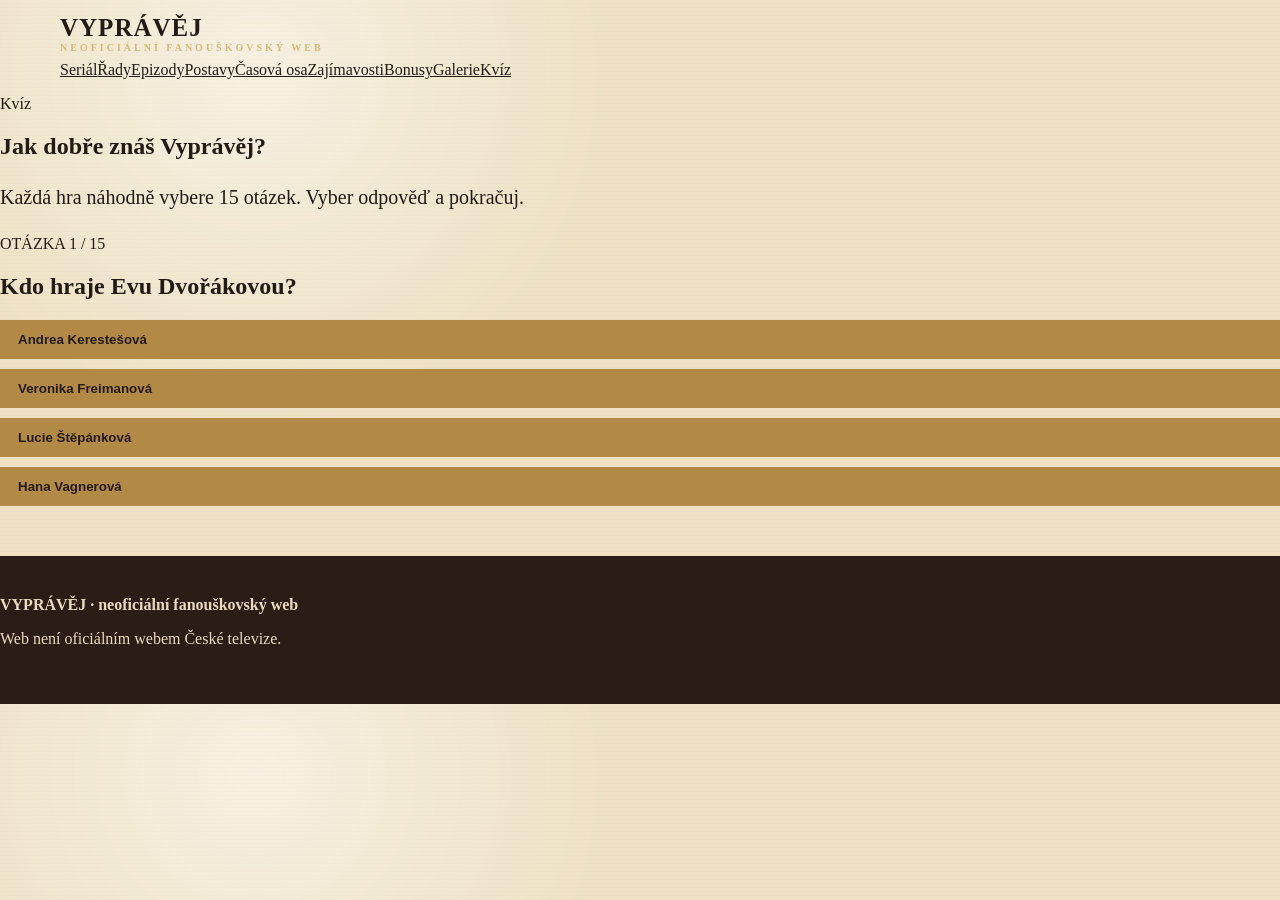
<file: kviz.html>
<!doctype html><html lang="cs"><head><meta charset="utf-8"><meta name="viewport" content="width=device-width,initial-scale=1">
<title>Kvíz · Vyprávěj</title><link rel="stylesheet" href="css/style.css"></head><body>
<nav class="nav"><div class="navin"><a class="brand" href="index.html">VYPRÁVĚJ<small>NEOFICIÁLNÍ FANOUŠKOVSKÝ WEB</small></a>
<a href="serial.html">Seriál</a><a href="rady.html">Řady</a><a href="epizody.html">Epizody</a><a href="postavy.html">Postavy</a><a href="timeline.html">Časová osa</a><a href="zajimavosti.html">Zajímavosti</a><a href="bonusy.html">Bonusy</a><a href="galerie.html">Galerie</a><a href="kviz.html">Kvíz</a>
</div></nav><main><section class="wrap"><span class="sectiontag">Kvíz</span><h1 class="title">Jak dobře znáš Vyprávěj?</h1>
<p class="lead">Každá hra náhodně vybere 15 otázek. Vyber odpověď a pokračuj.</p>
<div id="quiz" class="paper"></div></section></main><footer><b>VYPRÁVĚJ · neoficiální fanouškovský web</b><p>Web není oficiálním webem České televize.</p></footer>
<script>
const Q=[
["Kdy začíná příběh seriálu?","1964",["1964","1958","1972","1989"]],
["Kdo hraje Karla Dvořáka?","Roman Vojtek",["Roman Vojtek","Svatopluk Skopal","David Prachař","Jaromír Nosek"]],
["Kdo hraje Evu Dvořákovou?","Andrea Kerestešová",["Andrea Kerestešová","Veronika Freimanová","Lucie Štěpánková","Hana Vagnerová"]],
["Kolik dílů má I. řada?","26",["16","22","26","30"]],
["Jak se jmenuje první díl?","Od začátku",["Od začátku","Svatba","21. srpen","Shledání"]],
["Co připomíná díl 21. srpen?","Invazi vojsk v roce 1968",["Invazi vojsk v roce 1968","Sametovou revoluci","Rozdělení republiky","Kuponovou privatizaci"]],
["Kdo seriál režíroval?","Biser A. Arichtev",["Biser A. Arichtev","Jan Hřebejk","Dušan Klein","Jiří Strach"]],
["Kdo je vedoucí scenárista?","Rudolf Merkner",["Rudolf Merkner","David Solař","Michal Hrůza","Filip Bobiňski"]],
["Kdo hraje Josefa Dvořáka?","Svatopluk Skopal",["Svatopluk Skopal","Roman Vojtek","Tomáš Töpfer","Jiří Štěpnička"]],
["Kdo hraje Tondou Sovu?","Jaromír Nosek",["Jaromír Nosek","David Kraus","Ján Jackuliak","Ondřej Veselý"]],
["Jak se jmenuje první díl IV. řady?","Shledání",["Shledání","Sametová revoluce","Miss","Havel na Hrad!"]],
["Co řeší díl Rozdělení republiky?","Rozdělení Československa",["Rozdělení Československa","Invazi 1968","Volby 1990","Expo 1967"]],
["Jak se jmenuje závěrečný díl?","Něco končí, jiné začíná",["Něco končí, jiné začíná","Konec vyprávění","Poslední svatba","Nový začátek"]],
["Kdo složil hudbu?","David Solař",["David Solař","Michal Hrůza","Rudolf Merkner","Emil Pawinger"]],
["Kdo vytvořil titulní píseň?","Michal Hrůza",["Michal Hrůza","David Solař","Roman Vojtek","Biser A. Arichtev"]],
["Kolik dílů má II. řada?","16",["16","22","26","18"]],
["Kolik dílů má V. řada?","22",["16","22","24","26"]],
["Kdo hraje Janu Dvořákovou?","Veronika Freimanová",["Veronika Freimanová","Veronika Žilková","Mahulena Bočanová","Nina Divíšková"]],
["Kdo hraje babičku Bětu?","Nina Divíšková",["Nina Divíšková","Veronika Freimanová","Hana Vagnerová","Milka Minichová"]],
["Který díl se věnuje Sametové revoluci?","Sametová revoluce",["Sametová revoluce","21. srpen","DDR","Fitness"]],
["Kdo hraje Lucku Francovou?","Lucie Štěpánková / Eliška Křenková / Eliška Zbranková",["Lucie Štěpánková / Eliška Křenková / Eliška Zbranková","Andrea Kerestešová","Nina Divíšková","Veronika Freimanová"]]
];
let game=[],pos=0,score=0;
function start(){game=[...Q].sort(()=>Math.random()-.5).slice(0,15);pos=0;score=0;draw()}
function draw(){const q=game[pos];document.getElementById("quiz").innerHTML='<div class="pill">OTÁZKA '+(pos+1)+' / 15</div><h2>'+q[0]+'</h2>'+q[2].map((a,i)=>'<button class="btn" style="display:block;width:100%;text-align:left;margin:10px 0" data-i="'+i+'">'+a+'</button>').join('');
document.querySelectorAll("#quiz button").forEach((b,i)=>b.onclick=()=>answer(i))}
function answer(i){if(game[pos][2][i]===game[pos][1])score++;pos++;if(pos<15)draw();else finish()}
function finish(){let text=score>=13?"🏆 Výborně!":score>=9?"👏 Dobrá práce!":"📺 Dej si ještě jedno kolo!";document.getElementById("quiz").innerHTML='<h2>'+text+'</h2><p>Skóre: <b>'+score+' / 15</b></p><button class="btn" onclick="start()">Hrát znovu</button>'}
start();
</script></body></html>
</file>
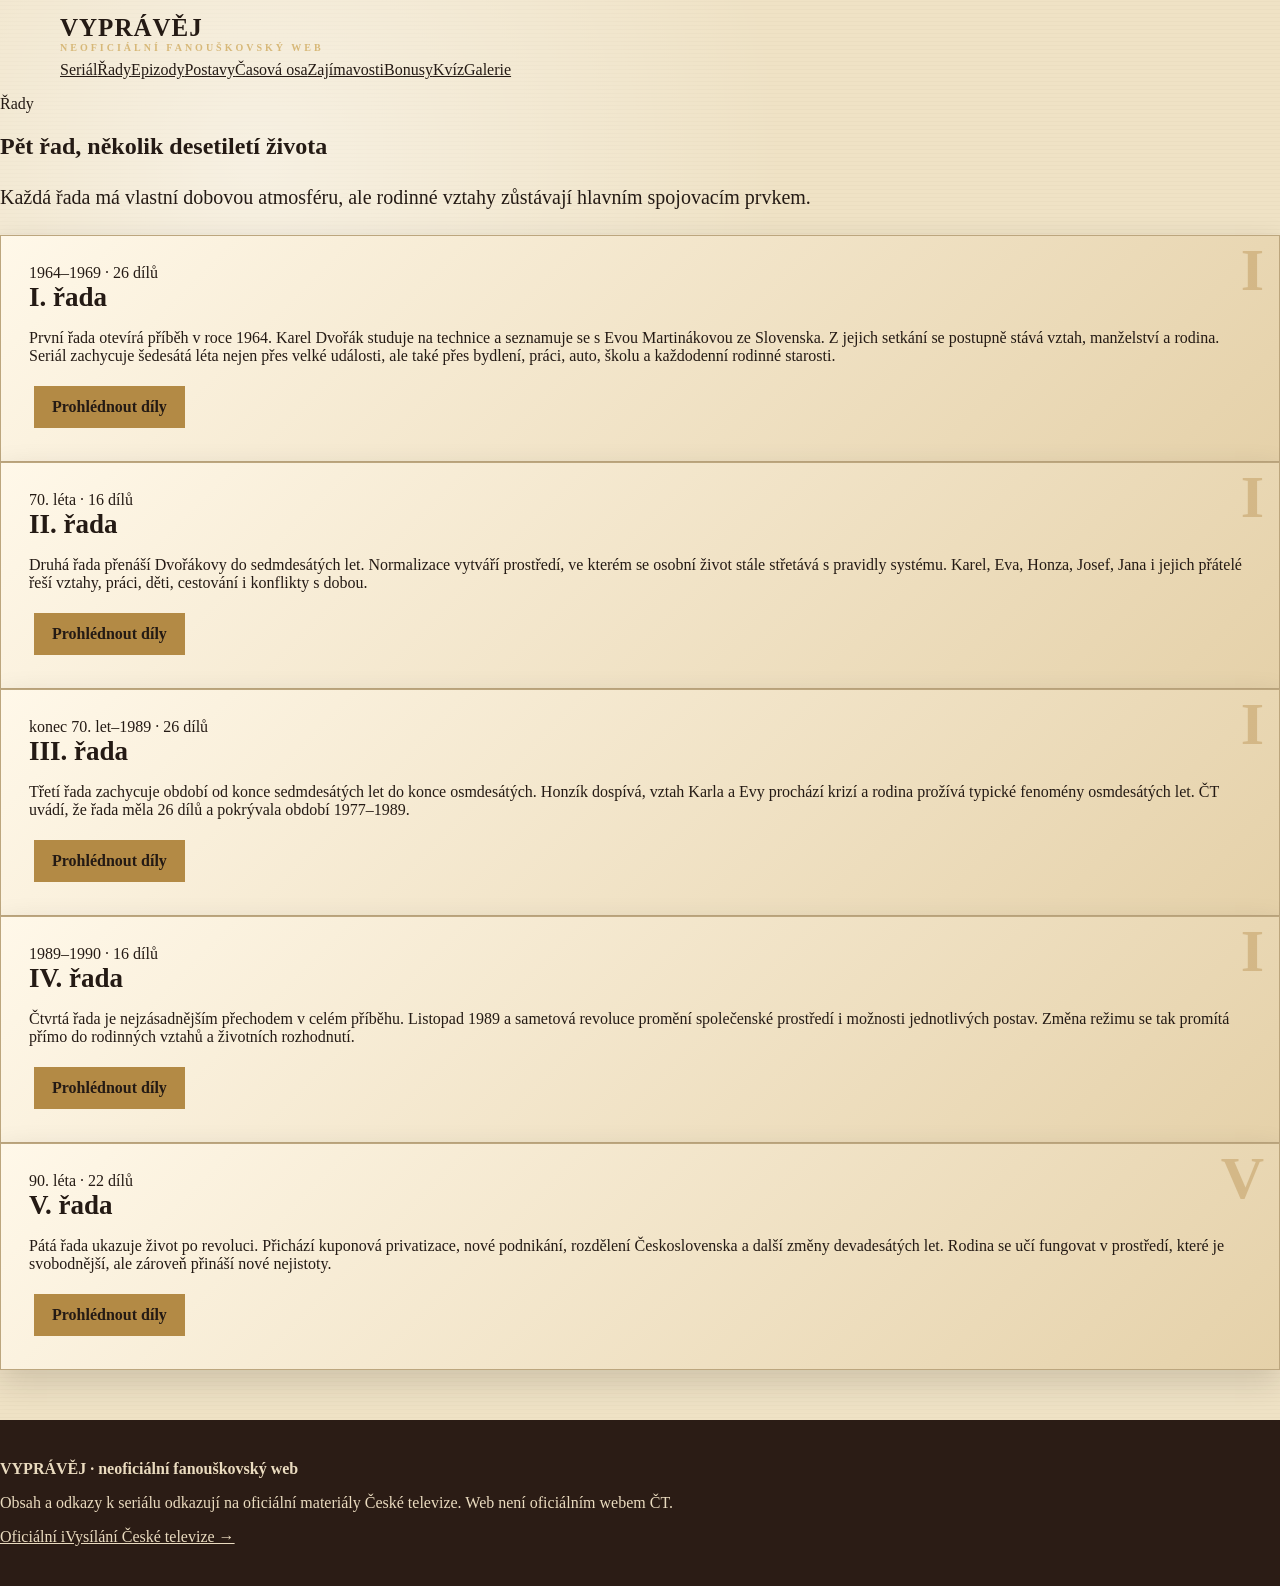
<file: rady.html>
<!doctype html><html lang="cs"><head><meta charset="utf-8"><meta name="viewport" content="width=device-width,initial-scale=1"><title>Řady · Vyprávěj</title><link rel="stylesheet" href="css/style.css"></head><body><nav class="nav"><div class="navin"><a class="brand" href="index.html">VYPRÁVĚJ<small>NEOFICIÁLNÍ FANOUŠKOVSKÝ WEB</small></a><a href="serial.html">Seriál</a><a href="rady.html">Řady</a><a href="epizody.html">Epizody</a><a href="postavy.html">Postavy</a><a href="timeline.html">Časová osa</a><a href="zajimavosti.html">Zajímavosti</a><a href="bonusy.html">Bonusy</a><a href="kviz.html">Kvíz</a><a href="galerie.html">Galerie</a></div></nav><main><section class="wrap"><span class="sectiontag">Řady</span><h1 class="title">Pět řad, několik desetiletí života</h1><p class="lead">Každá řada má vlastní dobovou atmosféru, ale rodinné vztahy zůstávají hlavním spojovacím prvkem.</p><article id="r1" class="season"><div class="num">I</div><div><span class="pill">1964–1969 · 26 dílů</span><h3>I. řada</h3><p>První řada otevírá příběh v roce 1964. Karel Dvořák studuje na technice a seznamuje se s Evou Martinákovou ze Slovenska. Z jejich setkání se postupně stává vztah, manželství a rodina. Seriál zachycuje šedesátá léta nejen přes velké události, ale také přes bydlení, práci, auto, školu a každodenní rodinné starosti.</p><a class="btn" href="epizody.html">Prohlédnout díly</a></div></article><article id="r2" class="season"><div class="num">I</div><div><span class="pill">70. léta · 16 dílů</span><h3>II. řada</h3><p>Druhá řada přenáší Dvořákovy do sedmdesátých let. Normalizace vytváří prostředí, ve kterém se osobní život stále střetává s pravidly systému. Karel, Eva, Honza, Josef, Jana i jejich přátelé řeší vztahy, práci, děti, cestování i konflikty s dobou.</p><a class="btn" href="epizody.html">Prohlédnout díly</a></div></article><article id="r3" class="season"><div class="num">I</div><div><span class="pill">konec 70. let–1989 · 26 dílů</span><h3>III. řada</h3><p>Třetí řada zachycuje období od konce sedmdesátých let do konce osmdesátých. Honzík dospívá, vztah Karla a Evy prochází krizí a rodina prožívá typické fenomény osmdesátých let. ČT uvádí, že řada měla 26 dílů a pokrývala období 1977–1989.</p><a class="btn" href="epizody.html">Prohlédnout díly</a></div></article><article id="r4" class="season"><div class="num">I</div><div><span class="pill">1989–1990 · 16 dílů</span><h3>IV. řada</h3><p>Čtvrtá řada je nejzásadnějším přechodem v celém příběhu. Listopad 1989 a sametová revoluce promění společenské prostředí i možnosti jednotlivých postav. Změna režimu se tak promítá přímo do rodinných vztahů a životních rozhodnutí.</p><a class="btn" href="epizody.html">Prohlédnout díly</a></div></article><article id="r5" class="season"><div class="num">V</div><div><span class="pill">90. léta · 22 dílů</span><h3>V. řada</h3><p>Pátá řada ukazuje život po revoluci. Přichází kuponová privatizace, nové podnikání, rozdělení Československa a další změny devadesátých let. Rodina se učí fungovat v prostředí, které je svobodnější, ale zároveň přináší nové nejistoty.</p><a class="btn" href="epizody.html">Prohlédnout díly</a></div></article></section></main><footer><b>VYPRÁVĚJ · neoficiální fanouškovský web</b><p>Obsah a odkazy k seriálu odkazují na oficiální materiály České televize. Web není oficiálním webem ČT.</p><a href="https://www.ceskatelevize.cz/porady/10195164142-vypravej/">Oficiální iVysílání České televize →</a></footer><script src="js/main.js"></script></body></html>
</file>
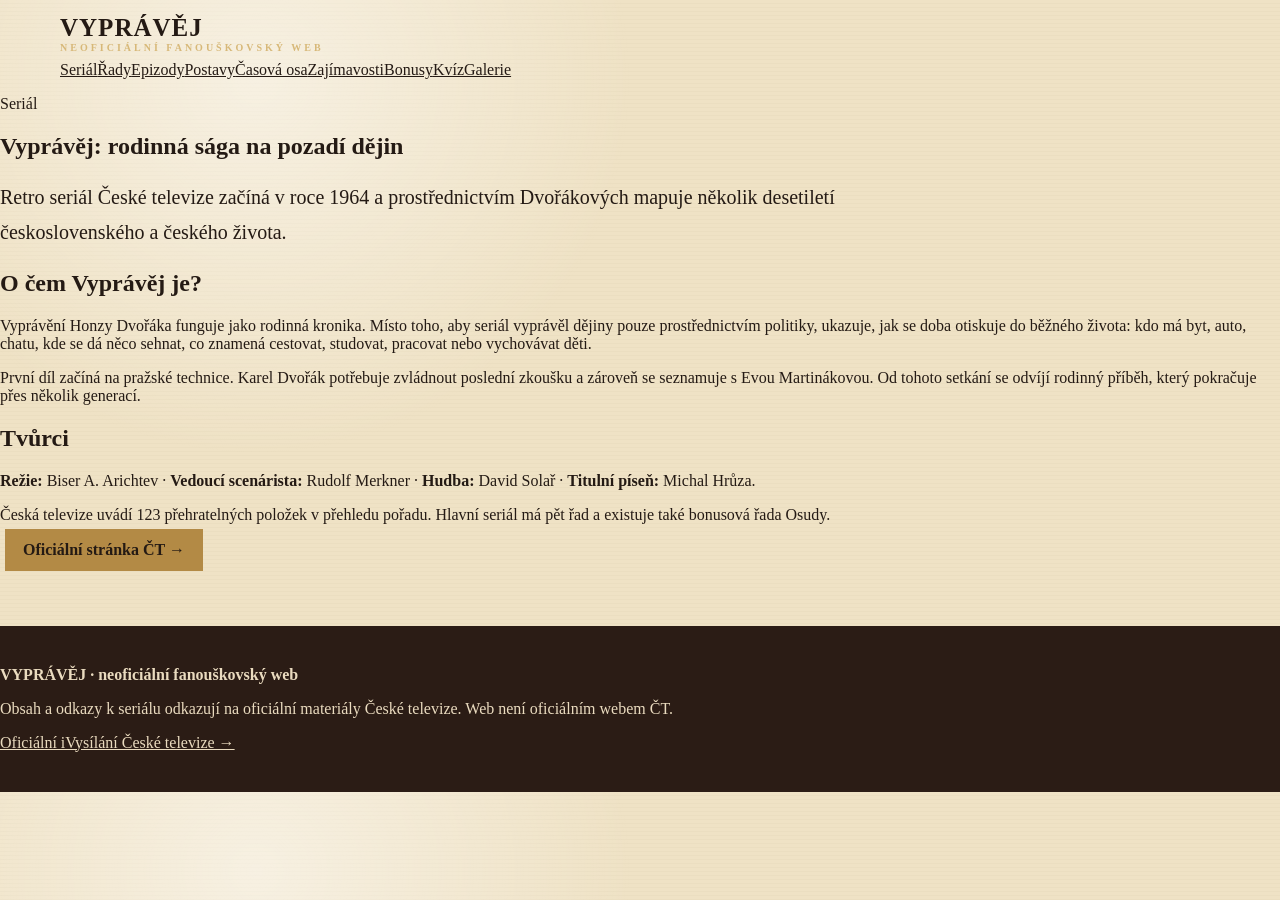
<file: serial.html>
<!doctype html><html lang="cs"><head><meta charset="utf-8"><meta name="viewport" content="width=device-width,initial-scale=1"><title>Seriál · Vyprávěj</title><link rel="stylesheet" href="css/style.css"></head><body><nav class="nav"><div class="navin"><a class="brand" href="index.html">VYPRÁVĚJ<small>NEOFICIÁLNÍ FANOUŠKOVSKÝ WEB</small></a><a href="serial.html">Seriál</a><a href="rady.html">Řady</a><a href="epizody.html">Epizody</a><a href="postavy.html">Postavy</a><a href="timeline.html">Časová osa</a><a href="zajimavosti.html">Zajímavosti</a><a href="bonusy.html">Bonusy</a><a href="kviz.html">Kvíz</a><a href="galerie.html">Galerie</a></div></nav><main>
<section class="wrap"><span class="sectiontag">Seriál</span><h1 class="title">Vyprávěj: rodinná sága na pozadí dějin</h1>
<p class="lead">Retro seriál České televize začíná v roce 1964 a prostřednictvím Dvořákových mapuje několik desetiletí československého a českého života.</p>
<div class="paper"><h2>O čem Vyprávěj je?</h2><p>Vyprávění Honzy Dvořáka funguje jako rodinná kronika. Místo toho, aby seriál vyprávěl dějiny pouze prostřednictvím politiky, ukazuje, jak se doba otiskuje do běžného života: kdo má byt, auto, chatu, kde se dá něco sehnat, co znamená cestovat, studovat, pracovat nebo vychovávat děti.</p><p>První díl začíná na pražské technice. Karel Dvořák potřebuje zvládnout poslední zkoušku a zároveň se seznamuje s Evou Martinákovou. Od tohoto setkání se odvíjí rodinný příběh, který pokračuje přes několik generací.</p><h2>Tvůrci</h2><p><b>Režie:</b> Biser A. Arichtev · <b>Vedoucí scenárista:</b> Rudolf Merkner · <b>Hudba:</b> David Solař · <b>Titulní píseň:</b> Michal Hrůza.</p></div>
<div class="notice">Česká televize uvádí 123 přehratelných položek v přehledu pořadu. Hlavní seriál má pět řad a existuje také bonusová řada Osudy.</div>
<a class="btn" href="https://www.ceskatelevize.cz/porady/10195164142-vypravej/">Oficiální stránka ČT →</a></section>
</main><footer><b>VYPRÁVĚJ · neoficiální fanouškovský web</b><p>Obsah a odkazy k seriálu odkazují na oficiální materiály České televize. Web není oficiálním webem ČT.</p><a href="https://www.ceskatelevize.cz/porady/10195164142-vypravej/">Oficiální iVysílání České televize →</a></footer><script src="js/main.js"></script></body></html>
</file>
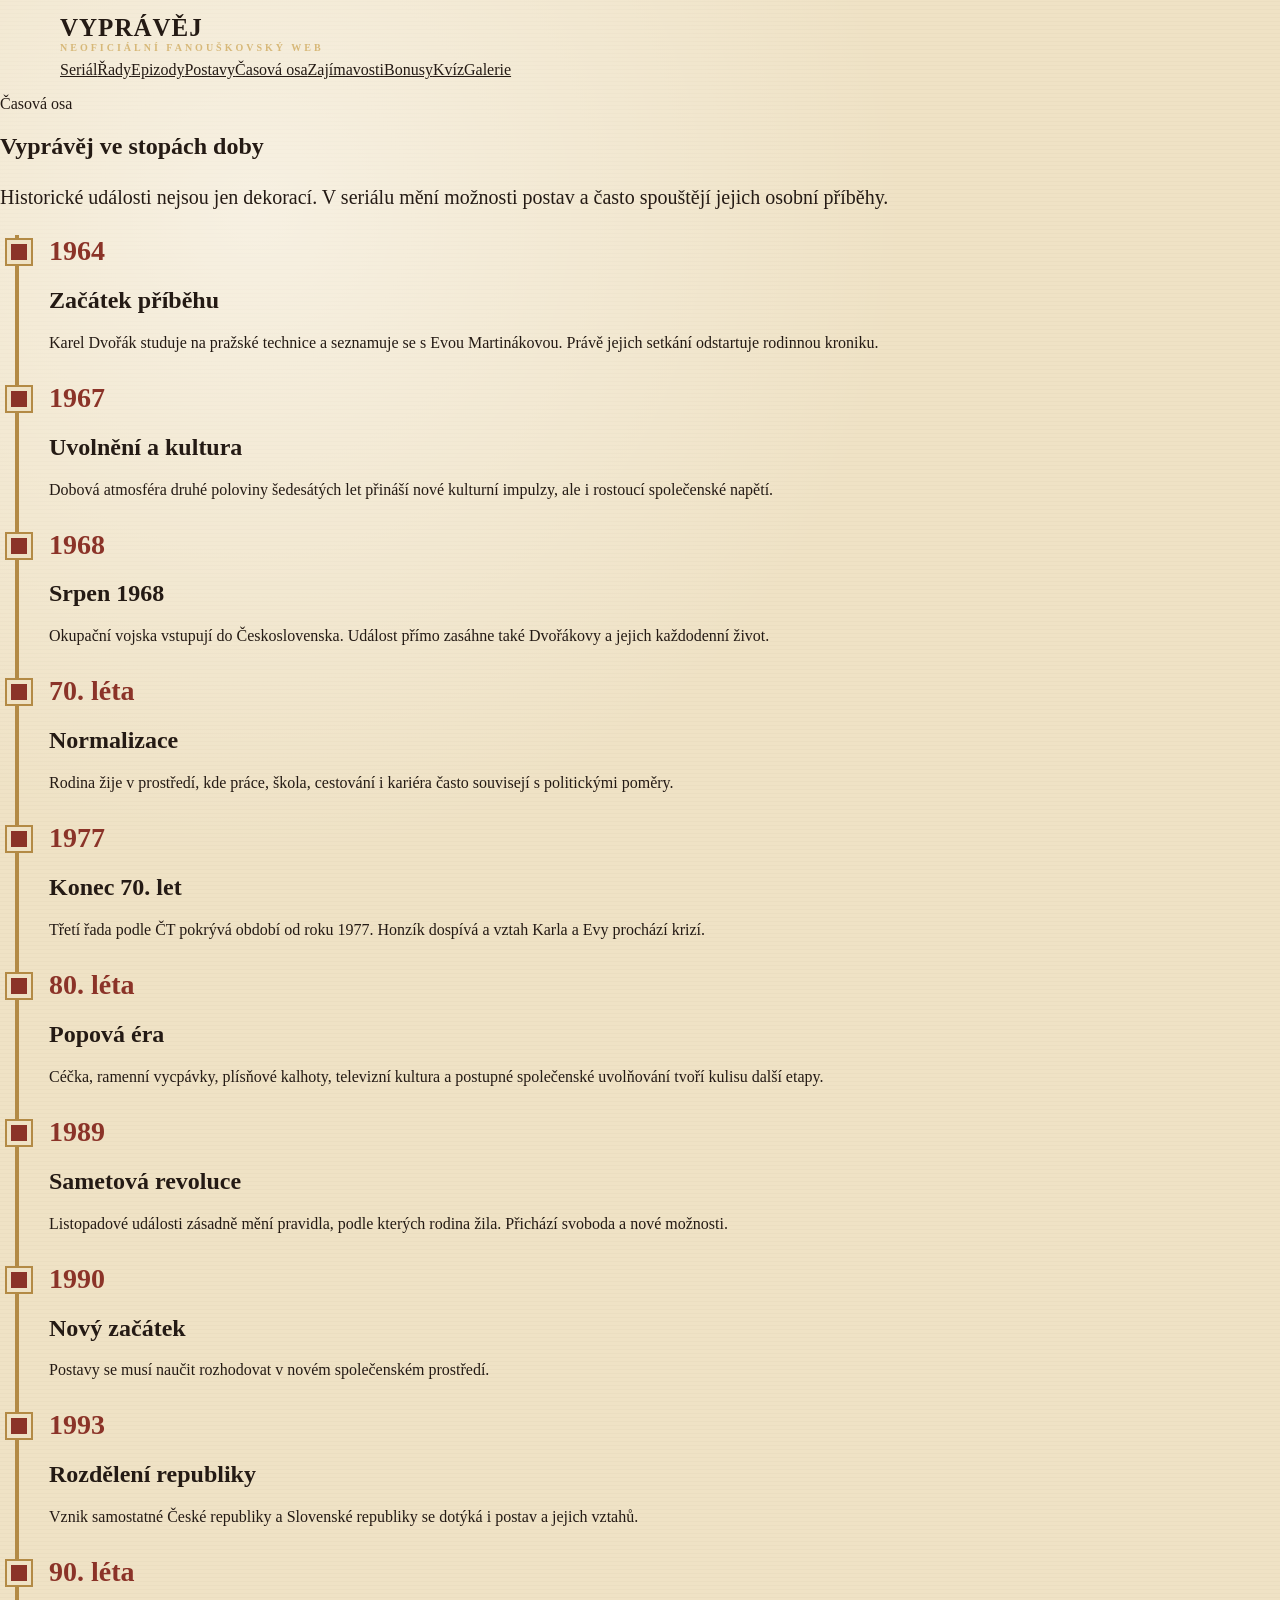
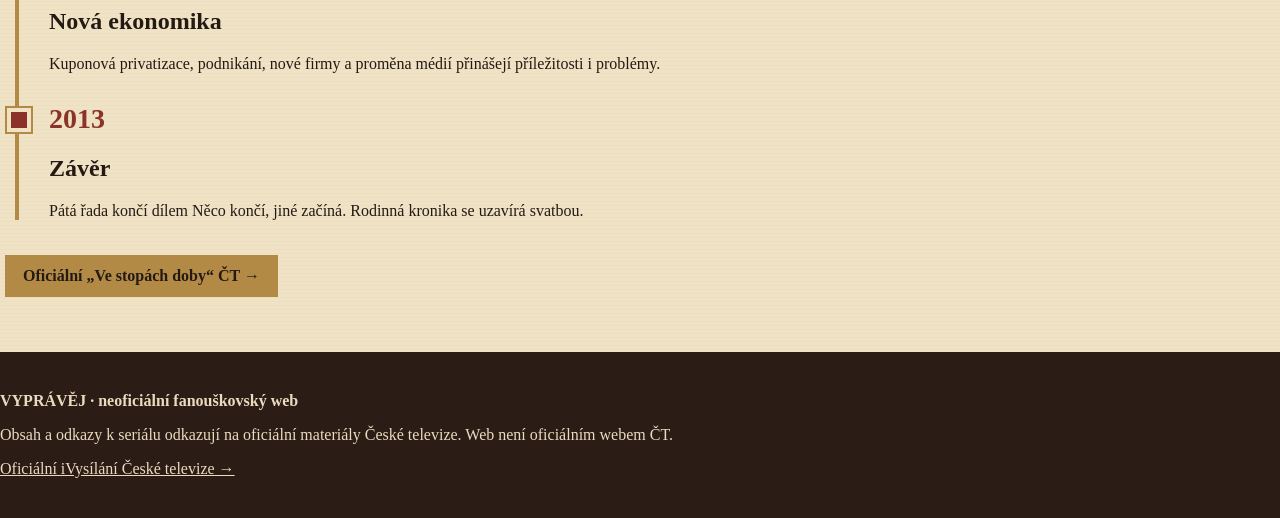
<file: timeline.html>
<!doctype html><html lang="cs"><head><meta charset="utf-8"><meta name="viewport" content="width=device-width,initial-scale=1"><title>Časová osa · Vyprávěj</title><link rel="stylesheet" href="css/style.css"></head><body><nav class="nav"><div class="navin"><a class="brand" href="index.html">VYPRÁVĚJ<small>NEOFICIÁLNÍ FANOUŠKOVSKÝ WEB</small></a><a href="serial.html">Seriál</a><a href="rady.html">Řady</a><a href="epizody.html">Epizody</a><a href="postavy.html">Postavy</a><a href="timeline.html">Časová osa</a><a href="zajimavosti.html">Zajímavosti</a><a href="bonusy.html">Bonusy</a><a href="kviz.html">Kvíz</a><a href="galerie.html">Galerie</a></div></nav><main><section class="wrap"><span class="sectiontag">Časová osa</span><h1 class="title">Vyprávěj ve stopách doby</h1><p class="lead">Historické události nejsou jen dekorací. V seriálu mění možnosti postav a často spouštějí jejich osobní příběhy.</p><div class="timeline"><article class="event"><div class="year">1964</div><h2>Začátek příběhu</h2><p>Karel Dvořák studuje na pražské technice a seznamuje se s Evou Martinákovou. Právě jejich setkání odstartuje rodinnou kroniku.</p></article><article class="event"><div class="year">1967</div><h2>Uvolnění a kultura</h2><p>Dobová atmosféra druhé poloviny šedesátých let přináší nové kulturní impulzy, ale i rostoucí společenské napětí.</p></article><article class="event"><div class="year">1968</div><h2>Srpen 1968</h2><p>Okupační vojska vstupují do Československa. Událost přímo zasáhne také Dvořákovy a jejich každodenní život.</p></article><article class="event"><div class="year">70. léta</div><h2>Normalizace</h2><p>Rodina žije v prostředí, kde práce, škola, cestování i kariéra často souvisejí s politickými poměry.</p></article><article class="event"><div class="year">1977</div><h2>Konec 70. let</h2><p>Třetí řada podle ČT pokrývá období od roku 1977. Honzík dospívá a vztah Karla a Evy prochází krizí.</p></article><article class="event"><div class="year">80. léta</div><h2>Popová éra</h2><p>Céčka, ramenní vycpávky, plísňové kalhoty, televizní kultura a postupné společenské uvolňování tvoří kulisu další etapy.</p></article><article class="event"><div class="year">1989</div><h2>Sametová revoluce</h2><p>Listopadové události zásadně mění pravidla, podle kterých rodina žila. Přichází svoboda a nové možnosti.</p></article><article class="event"><div class="year">1990</div><h2>Nový začátek</h2><p>Postavy se musí naučit rozhodovat v novém společenském prostředí.</p></article><article class="event"><div class="year">1993</div><h2>Rozdělení republiky</h2><p>Vznik samostatné České republiky a Slovenské republiky se dotýká i postav a jejich vztahů.</p></article><article class="event"><div class="year">90. léta</div><h2>Nová ekonomika</h2><p>Kuponová privatizace, podnikání, nové firmy a proměna médií přinášejí příležitosti i problémy.</p></article><article class="event"><div class="year">2013</div><h2>Závěr</h2><p>Pátá řada končí dílem Něco končí, jiné začíná. Rodinná kronika se uzavírá svatbou.</p></article></div><a class="btn" href="https://www.ceskatelevize.cz/porady/10195164142-vypravej/13547-ve-stopach-doby/">Oficiální „Ve stopách doby“ ČT →</a></section></main><footer><b>VYPRÁVĚJ · neoficiální fanouškovský web</b><p>Obsah a odkazy k seriálu odkazují na oficiální materiály České televize. Web není oficiálním webem ČT.</p><a href="https://www.ceskatelevize.cz/porady/10195164142-vypravej/">Oficiální iVysílání České televize →</a></footer><script src="js/main.js"></script></body></html>
</file>
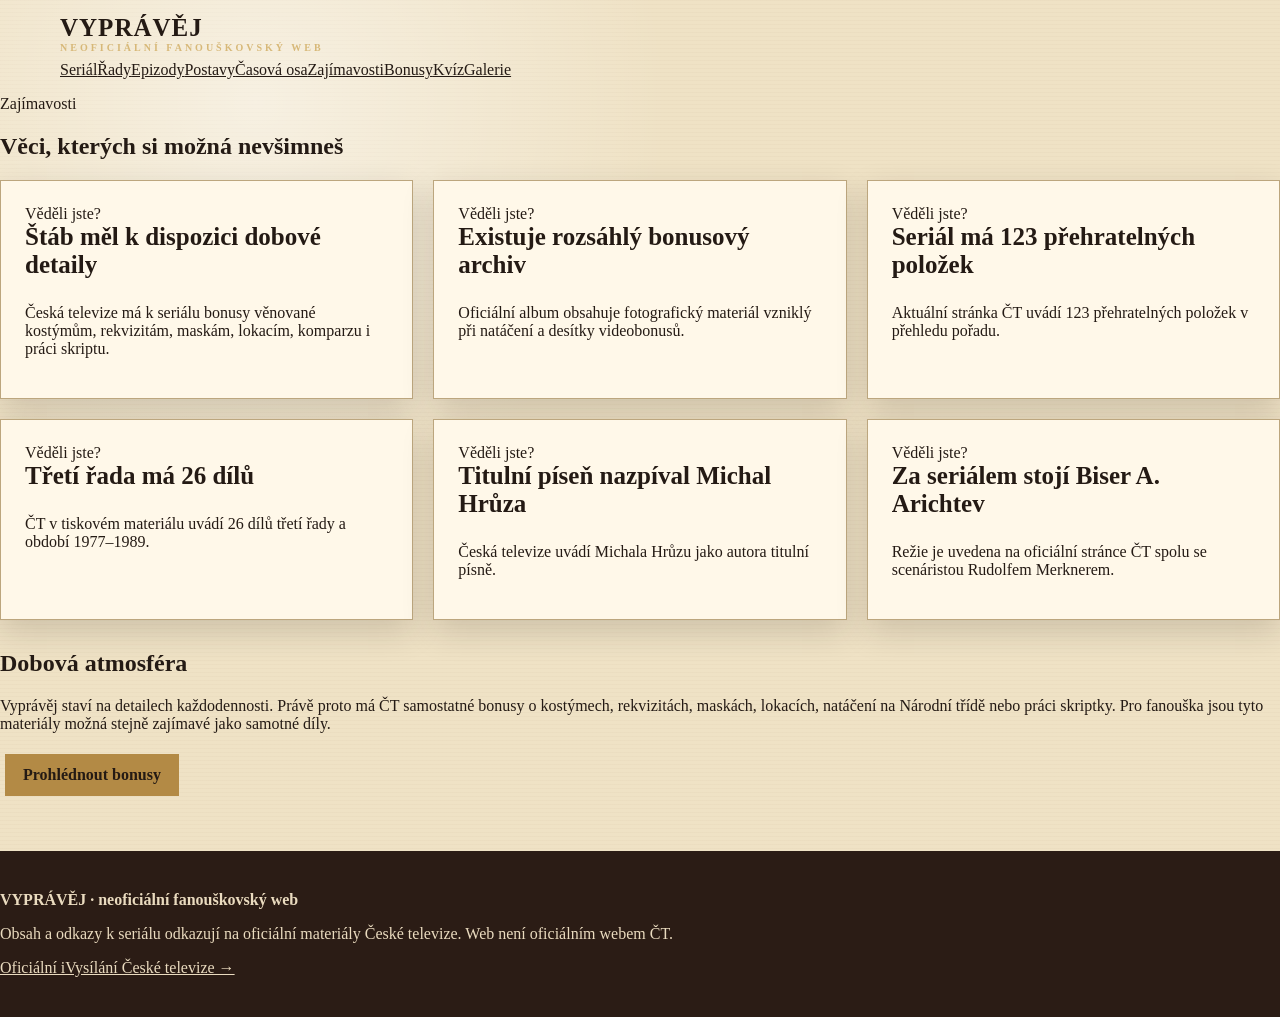
<file: zajimavosti.html>
<!doctype html><html lang="cs"><head><meta charset="utf-8"><meta name="viewport" content="width=device-width,initial-scale=1"><title>Zajímavosti · Vyprávěj</title><link rel="stylesheet" href="css/style.css"></head><body><nav class="nav"><div class="navin"><a class="brand" href="index.html">VYPRÁVĚJ<small>NEOFICIÁLNÍ FANOUŠKOVSKÝ WEB</small></a><a href="serial.html">Seriál</a><a href="rady.html">Řady</a><a href="epizody.html">Epizody</a><a href="postavy.html">Postavy</a><a href="timeline.html">Časová osa</a><a href="zajimavosti.html">Zajímavosti</a><a href="bonusy.html">Bonusy</a><a href="kviz.html">Kvíz</a><a href="galerie.html">Galerie</a></div></nav><main><section class="wrap"><span class="sectiontag">Zajímavosti</span><h1 class="title">Věci, kterých si možná nevšimneš</h1><div class="grid"><article class="card"><div class="body"><span class="pill">Věděli jste?</span><h3>Štáb měl k dispozici dobové detaily</h3><p>Česká televize má k seriálu bonusy věnované kostýmům, rekvizitám, maskám, lokacím, komparzu i práci skriptu.</p></div></article><article class="card"><div class="body"><span class="pill">Věděli jste?</span><h3>Existuje rozsáhlý bonusový archiv</h3><p>Oficiální album obsahuje fotografický materiál vzniklý při natáčení a desítky videobonusů.</p></div></article><article class="card"><div class="body"><span class="pill">Věděli jste?</span><h3>Seriál má 123 přehratelných položek</h3><p>Aktuální stránka ČT uvádí 123 přehratelných položek v přehledu pořadu.</p></div></article><article class="card"><div class="body"><span class="pill">Věděli jste?</span><h3>Třetí řada má 26 dílů</h3><p>ČT v tiskovém materiálu uvádí 26 dílů třetí řady a období 1977–1989.</p></div></article><article class="card"><div class="body"><span class="pill">Věděli jste?</span><h3>Titulní píseň nazpíval Michal Hrůza</h3><p>Česká televize uvádí Michala Hrůzu jako autora titulní písně.</p></div></article><article class="card"><div class="body"><span class="pill">Věděli jste?</span><h3>Za seriálem stojí Biser A. Arichtev</h3><p>Režie je uvedena na oficiální stránce ČT spolu se scenáristou Rudolfem Merknerem.</p></div></article></div><div class="paper" style="margin-top:30px"><h2>Dobová atmosféra</h2><p>Vyprávěj staví na detailech každodennosti. Právě proto má ČT samostatné bonusy o kostýmech, rekvizitách, maskách, lokacích, natáčení na Národní třídě nebo práci skriptky. Pro fanouška jsou tyto materiály možná stejně zajímavé jako samotné díly.</p><a class="btn" href="bonusy.html">Prohlédnout bonusy</a></div></section></main><footer><b>VYPRÁVĚJ · neoficiální fanouškovský web</b><p>Obsah a odkazy k seriálu odkazují na oficiální materiály České televize. Web není oficiálním webem ČT.</p><a href="https://www.ceskatelevize.cz/porady/10195164142-vypravej/">Oficiální iVysílání České televize →</a></footer><script src="js/main.js"></script></body></html>
</file>
<file: css/style.css>
:root{
  --paper:#efe2c5;--paper2:#e4d1aa;--ink:#241a14;--brown:#4a2d1f;
  --brown2:#6c4732;--gold:#b38a45;--red:#8b3328;--cream:#fff8e9;
  --shadow:0 12px 30px rgba(36,26,20,.16);
}
*{box-sizing:border-box} html{scroll-behavior:smooth}
body{margin:0;color:var(--ink);font-family:Georgia,"Times New Roman",serif;background:
radial-gradient(circle at 20% 10%,rgba(255,255,255,.5),transparent 30%),
repeating-linear-gradient(0deg,rgba(80,50,20,.025) 0 1px,transparent 1px 4px),var(--paper)}
a{color:inherit}.topline{height:7px;background:var(--gold)}
header{position:sticky;top:0;z-index:20;background:rgba(43,28,21,.96);color:#f7ecd5;border-bottom:4px solid var(--gold);box-shadow:0 5px 18px #0003}
.nav{max-width:1200px;margin:auto;display:flex;align-items:center;gap:22px;padding:14px 20px;flex-wrap:wrap}
.brand{font-size:25px;font-weight:800;letter-spacing:1px;text-decoration:none}.brand small{display:block;font-size:10px;letter-spacing:3px;color:#d7b878}
.navlinks{display:flex;gap:14px;flex-wrap:wrap;margin-left:auto}.navlinks a{font-size:14px;text-decoration:none;color:#f7ecd5;padding:7px 9px;border-bottom:1px solid transparent}.navlinks a:hover,.navlinks a.active{border-color:var(--gold)}
.container{max-width:1200px;margin:auto;padding:0 20px}
.hero{min-height:590px;display:grid;place-items:center;text-align:center;position:relative;overflow:hidden;
background:linear-gradient(#251914aa,#25191488),url("https://www.ceskatelevize.cz/porady/10195164142-vypravej/") center/cover}
.hero-inner{max-width:850px;padding:90px 20px;color:#fff8e9;text-shadow:0 3px 15px #000}
.kicker{letter-spacing:5px;text-transform:uppercase;color:#e3bd6b;font-size:13px}.hero h1{font-size:clamp(58px,11vw,125px);line-height:.82;margin:18px 0;font-weight:900}.hero p{font-size:20px;line-height:1.6}
.btn{display:inline-block;background:var(--gold);color:#241a14;text-decoration:none;border:0;padding:12px 18px;font-weight:800;cursor:pointer;margin:5px}.btn.dark{background:var(--brown);color:#fff8e9}.btn.outline{background:transparent;border:1px solid var(--gold);color:var(--gold)}
.section{padding:70px 0}.section.alt{background:rgba(255,248,233,.45);border-block:1px solid #8a693544}
.eyebrow{font-size:12px;letter-spacing:4px;text-transform:uppercase;color:var(--red);font-weight:800}.section h2{font-size:42px;margin:8px 0 22px}.lead{font-size:20px;line-height:1.75;max-width:900px}.prose{font-size:18px;line-height:1.8}
.grid{display:grid;grid-template-columns:repeat(3,1fr);gap:20px}.grid2{display:grid;grid-template-columns:repeat(2,1fr);gap:25px}
.card{background:var(--cream);border:1px solid #bca67e;box-shadow:var(--shadow);padding:24px}.card h3{margin-top:0;font-size:25px}.meta{color:#725b49;font-size:14px}
.season{position:relative;padding:28px;border:1px solid #bca67e;background:linear-gradient(135deg,#fff8e9,#e5d1a9);box-shadow:var(--shadow)}.season .num{font-size:60px;font-weight:900;color:#b38a4566;position:absolute;right:15px;top:0}.season h3{font-size:27px;margin:0 0 12px}
.searchbox{background:var(--brown);color:#fff8e9;padding:35px;box-shadow:var(--shadow);border-top:5px solid var(--gold)}.searchbox input{width:100%;padding:17px;font-size:18px;background:#fffaf0;border:0}.search-results{margin-top:20px;display:grid;gap:10px}.result{background:#fff8e9;color:var(--ink);padding:15px;border-left:5px solid var(--gold)}
.episode{display:grid;grid-template-columns:90px 1fr auto;gap:18px;align-items:center;padding:18px 0;border-bottom:1px dashed #8b6c4b}.episode .epno{font-size:27px;font-weight:900;color:var(--red)}.episode h3{margin:0 0 6px}.episode p{margin:0;line-height:1.55}.episode a{white-space:nowrap}
.person{display:flex;gap:18px;align-items:flex-start}.avatar{width:95px;height:115px;flex:0 0 95px;object-fit:cover;background:#d4bf95;border:5px solid #f8edd5;box-shadow:0 3px 10px #0002}.person h3{margin:0}.tag{display:inline-block;background:#e4d1aa;padding:4px 8px;font-size:12px;margin-top:5px}
.timeline{position:relative;border-left:4px solid var(--gold);margin-left:15px;padding-left:30px}.event{position:relative;margin:0 0 30px}.event:before{content:"";position:absolute;left:-42px;top:5px;width:16px;height:16px;background:var(--red);border:4px solid var(--paper);box-shadow:0 0 0 2px var(--gold)}.year{font-size:28px;font-weight:900;color:var(--red)}
.fact{min-height:190px;background:#2f2019;color:#fff5df;padding:25px;border:1px solid var(--gold);box-shadow:var(--shadow)}.fact h3{color:#e0bb70}
.quiz{background:#fff8e9;border:2px solid var(--gold);padding:30px;box-shadow:var(--shadow)}.answers{display:grid;gap:10px;margin-top:20px}.answers button{padding:14px;text-align:left;border:1px solid #bca67e;background:#efe2c5;cursor:pointer;font:inherit}.answers button:hover{background:#dfc58e}.score{font-size:22px;font-weight:800}
footer{background:#2b1c15;color:#eadbbf;padding:40px 0;margin-top:50px}.small{font-size:13px;opacity:.8}
@media(max-width:800px){.grid,.grid2{grid-template-columns:1fr}.episode{grid-template-columns:60px 1fr}.episode a{grid-column:2}.navlinks{margin-left:0}.hero{min-height:500px}.section h2{font-size:34px}}
</file>
